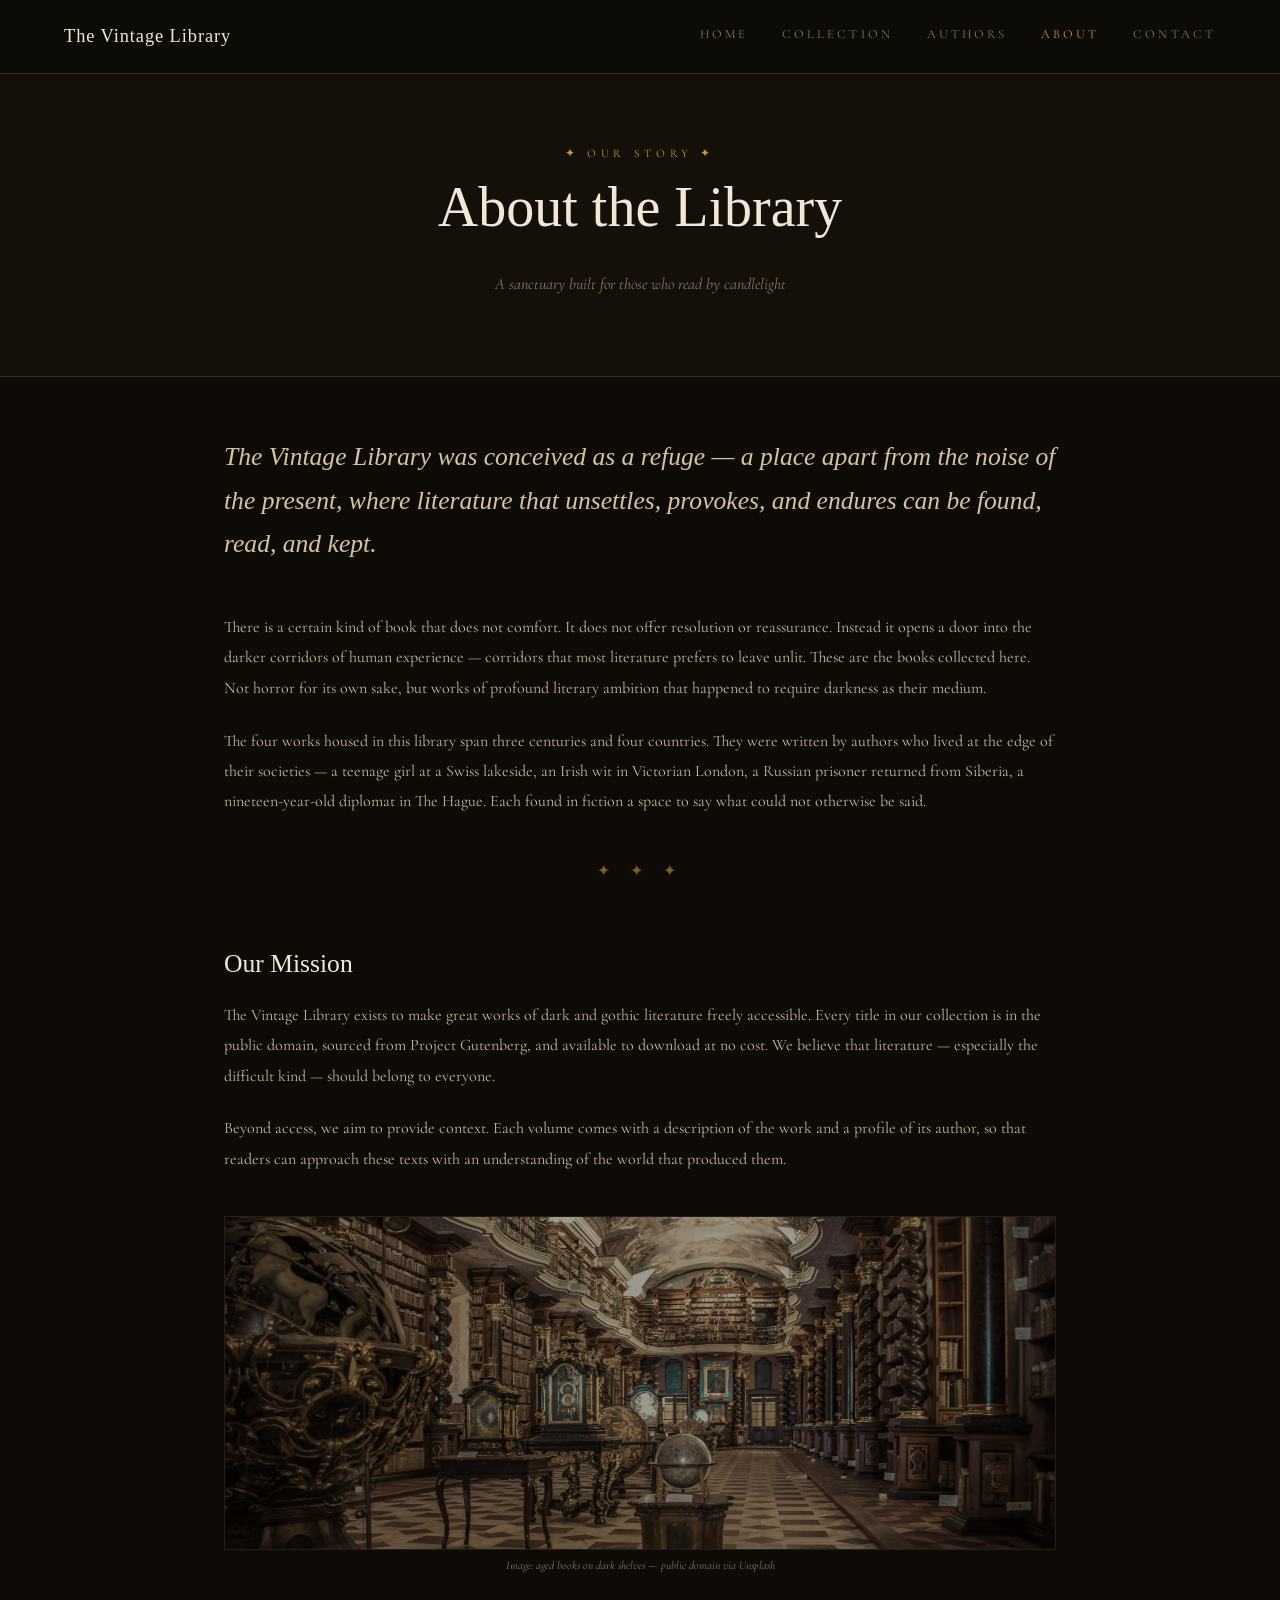
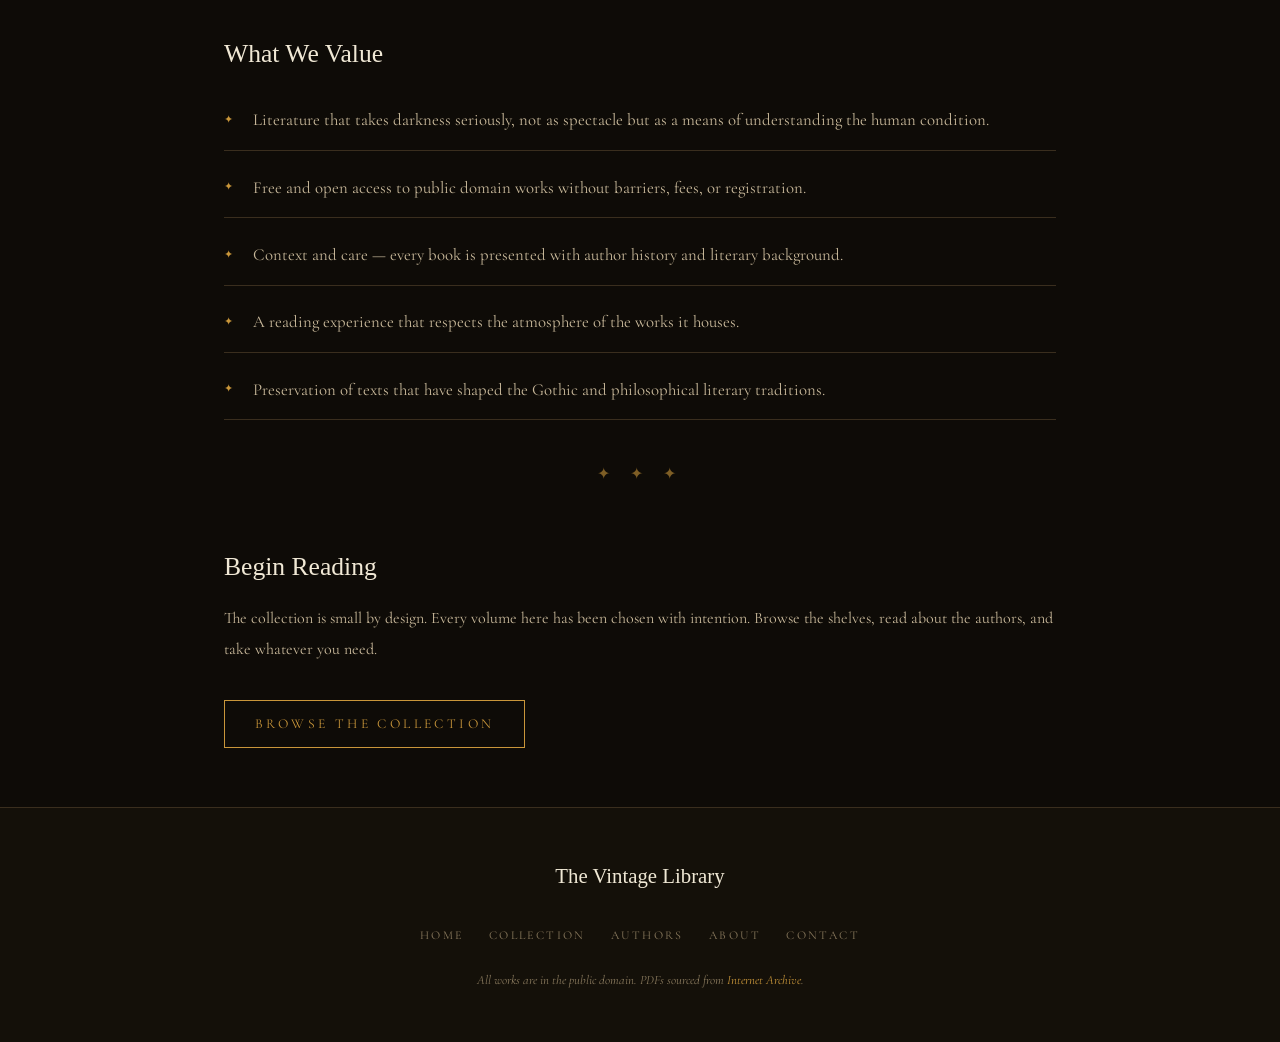
<file: about.html>
<!doctype html>
<html lang="en">
  <head>
    <meta charset="UTF-8" />
    <meta name="viewport" content="width=device-width, initial-scale=1.0" />
    <title>The Vintage Library - About</title>
    <link rel="stylesheet" type="text/css" href="css/style.css" />
    <link rel="icon" href="images/favicon.png" />

    <!-- internal CSS -->
    <style>
      .about-lead {
        font-family: "IM Fell English", Georgia, serif;
        font-size: clamp(1.2rem, 2.5vw, 1.6rem);
        color: #d4c4a0;
        font-style: italic;
        line-height: 1.7;
        margin-bottom: 1.8em;
      }

      .about-body {
        font-size: 1rem;
        line-height: 1.9;
        color: #c8b89a;
        margin-bottom: 1.4em;
      }

      .about-section-title {
        font-size: clamp(1.2rem, 2.5vw, 1.6rem);
        color: #f0e8d5;
        margin: 2.5em 0 0.8em;
      }

      .values-list {
        list-style: none;
        padding: 0;
        margin: 0 0 2em;
      }

      .values-list li {
        padding: 0.9em 0;
        border-bottom: 1px solid #3a2e1e;
        color: #c8b89a;
        display: flex;
        gap: 1.2em;
        align-items: flex-start;
      }

      .values-list li::before {
        content: "\2726";
        color: #c9963a;
        font-size: 0.7rem;
        margin-top: 0.4em;
        flex-shrink: 0;
      }

      .about-cta {
        display: inline-block;
        margin-top: 1em;
        padding: 0.8em 2.2em;
        border: 1px solid #c9963a;
        color: #c9963a;
        font-family: "Cormorant Garamond", Georgia, serif;
        font-size: 0.85rem;
        letter-spacing: 0.25em;
        text-transform: uppercase;
        text-decoration: none;
        transition:
          background 0.3s,
          color 0.3s;
      }

      .about-cta:hover {
        background-color: #c9963a;
        color: #0e0b07;
        text-decoration: none;
      }

      .about-image-block {
        margin: 2.5em 0;
      }
    </style>
  </head>
  <body>
    <header>
      <!-- navigation -->
      <nav class="main-nav">
        <a href="index.html" class="nav-logo">The Vintage Library</a>
        <ul class="nav-links">
          <li><a href="index.html" class="nav-link">Home</a></li>
          <li><a href="collection.html" class="nav-link">Collection</a></li>
          <li><a href="authors.html" class="nav-link">Authors</a></li>
          <li><a href="about.html" class="nav-link active">About</a></li>
          <li><a href="contact.html" class="nav-link">Contact</a></li>
        </ul>
      </nav>
    </header>
    <main>
      <!-- intro front -->
      <div class="page-intro">
        <p class="page-intro-label">✦ Our Story ✦</p>
        <h1 class="page-intro-title">About the Library</h1>
        <p class="page-intro-subtitle">
          A sanctuary built for those who read by candlelight
        </p>
      </div>

      <div class="content-section">
        <p class="about-lead">
          The Vintage Library was conceived as a refuge — a place apart from
          the noise of the present, where literature that unsettles, provokes, and
          endures can be found, read, and kept.
        </p>

        <p class="about-body">
          There is a certain kind of book that does not comfort. It does not offer
          resolution or reassurance. Instead it opens a door into the darker
          corridors of human experience — corridors that most literature
          prefers to leave unlit. These are the books collected here. Not horror
          for its own sake, but works of profound literary ambition that happened
          to require darkness as their medium.
        </p>

        <p class="about-body">
          The four works housed in this library span three centuries and four
          countries. They were written by authors who lived at the edge of their
          societies — a teenage girl at a Swiss lakeside, an Irish wit in
          Victorian London, a Russian prisoner returned from Siberia, a
          nineteen-year-old diplomat in The Hague. Each found in fiction a space
          to say what could not otherwise be said.
        </p>

        <div class="ornament-divider">
          ✦   ✦   ✦
        </div>

        <h2 class="about-section-title">Our Mission</h2>

        <p class="about-body">
          The Vintage Library exists to make great works of dark and gothic
          literature freely accessible. Every title in our collection is in the
          public domain, sourced from Project Gutenberg, and available to download
          at no cost. We believe that literature — especially the difficult
          kind — should belong to everyone.
        </p>

        <p class="about-body">
          Beyond access, we aim to provide context. Each volume comes with a
          description of the work and a profile of its author, so that readers can
          approach these texts with an understanding of the world that produced
          them.
        </p>

        <!-- image with in-line css -->
        <div class="about-image-block">
          <img
            src="images/about.jpg"
            alt="Aged books stacked on a dark wooden shelf in candlelight"
            style="
              width: 100%;
              filter: sepia(0.4) brightness(0.6);
              border: 1px solid #3a2e1e;
            "
          />
          <p class="image-credit">
            Image: aged books on dark shelves — public domain via Unsplash
          </p>
        </div>

        <h2 class="about-section-title">What We Value</h2>

        <ul class="values-list">
          <li>
            Literature that takes darkness seriously, not as spectacle but as a
            means of understanding the human condition.
          </li>
          <li>
            Free and open access to public domain works without barriers, fees, or
            registration.
          </li>
          <li>
            Context and care — every book is presented with author history
            and literary background.
          </li>
          <li>
            A reading experience that respects the atmosphere of the works it
            houses.
          </li>
          <li>
            Preservation of texts that have shaped the Gothic and philosophical
            literary traditions.
          </li>
        </ul>

        <div class="ornament-divider">
          ✦   ✦   ✦
        </div>

        <h2 class="about-section-title">Begin Reading</h2>

        <p class="about-body">
          The collection is small by design. Every volume here has been chosen
          with intention. Browse the shelves, read about the authors, and take
          whatever you need.
        </p>

        <a href="collection.html" class="about-cta">Browse the Collection</a>
      </div>
    </main>
    <!-- FOOTER -->
    <footer class="site-footer">
      <p class="footer-logo">The Vintage Library</p>
      <ul class="footer-nav">
        <li><a href="index.html">Home</a></li>
        <li><a href="collection.html">Collection</a></li>
        <li><a href="authors.html">Authors</a></li>
        <li><a href="about.html">About</a></li>
        <li><a href="contact.html">Contact</a></li>
      </ul>
      <p class="footer-note">
        All works are in the public domain. PDFs sourced from
        <a href="https://archive.org" target="_blank">Internet Archive</a>.
      </p>
    </footer>
  </body>
</html>
</file>
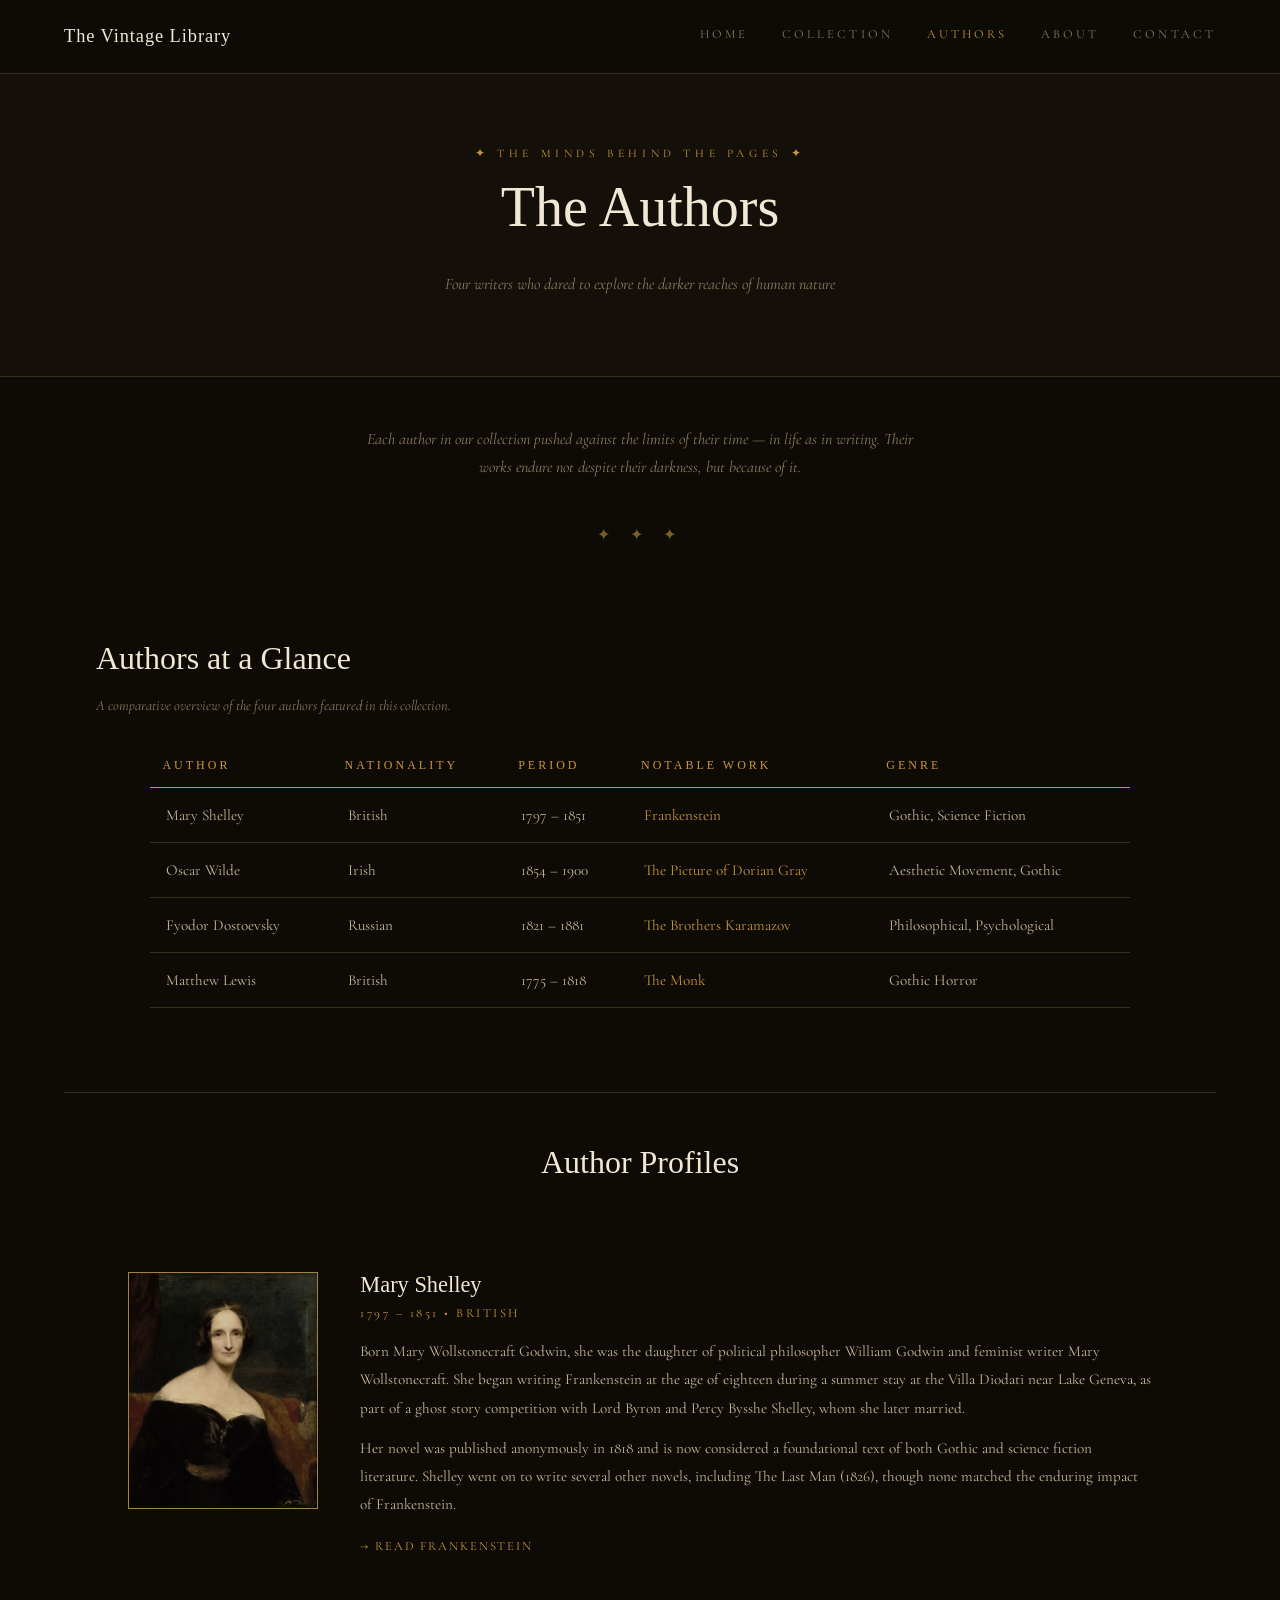
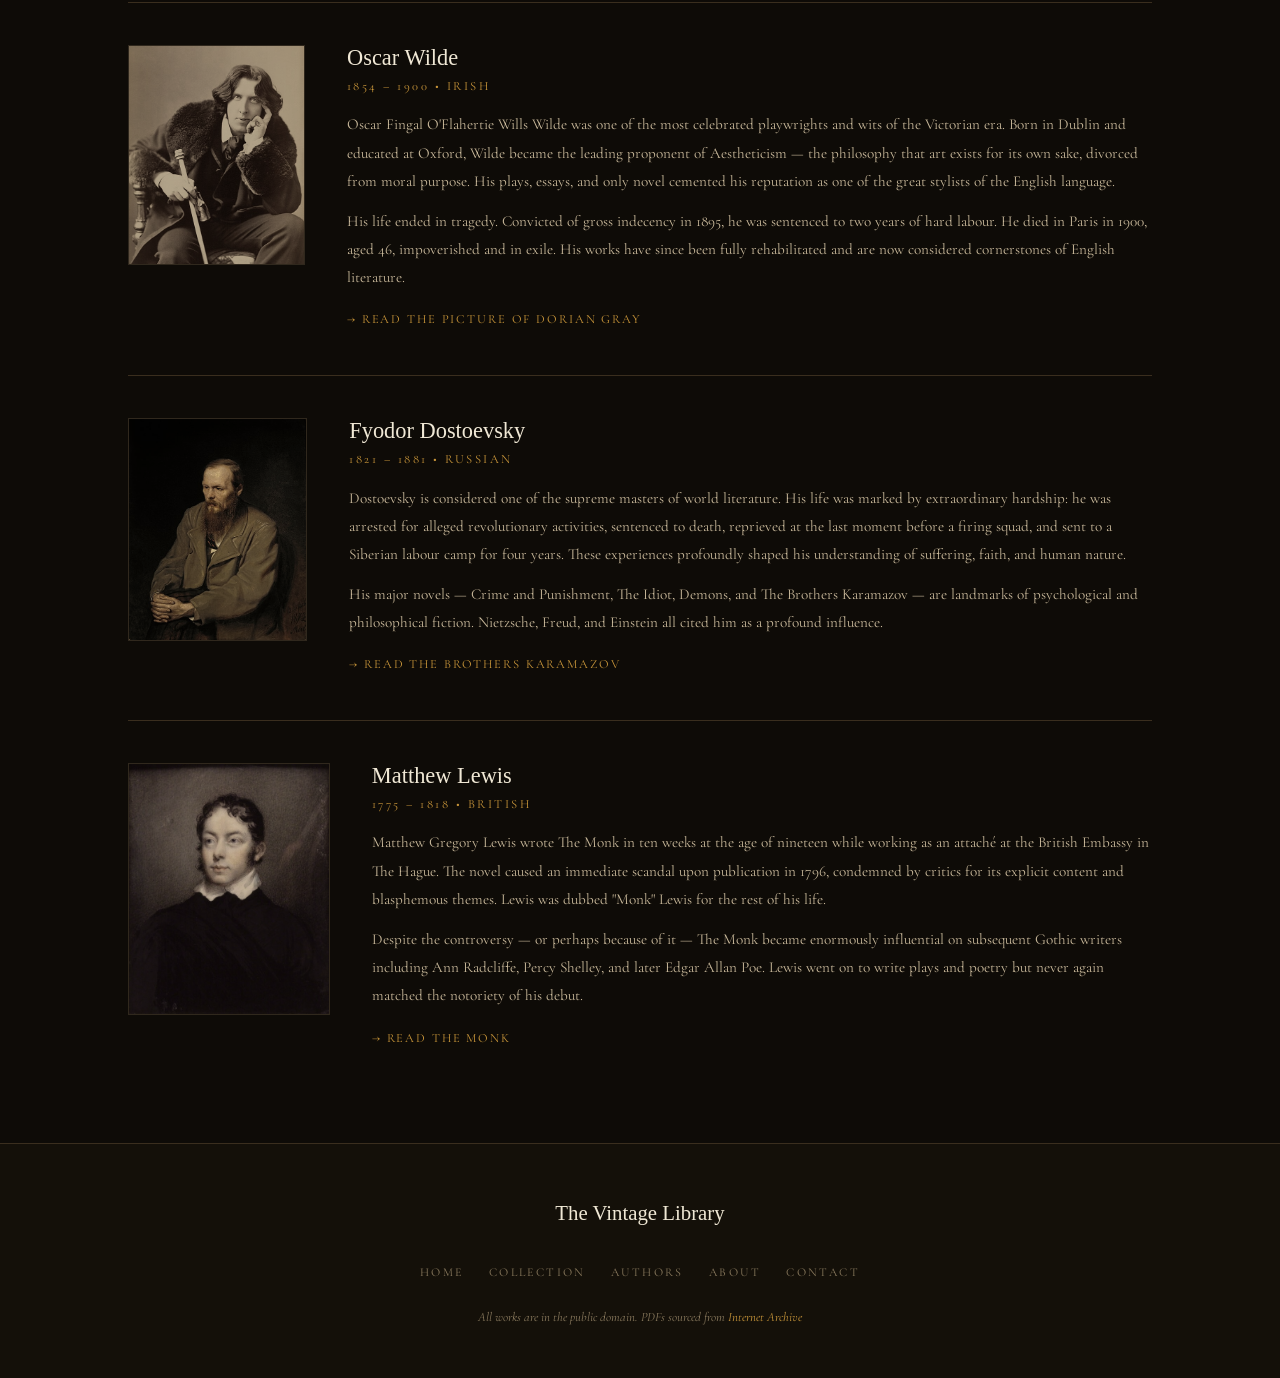
<file: authors.html>
<!doctype html>
<html lang="en">
  <head>
    <meta charset="UTF-8" />
    <meta name="viewport" content="width=device-width, initial-scale=1.0" />
    <title>The Vintage Library - Authors</title>
    <link rel="stylesheet" type="text/css" href="css/style.css" />
    <link rel="icon" href="images/favicon.png" />
    <!-- internal CSS -->
    <style>
      .authors-intro {
        max-width: 55%;
        margin: 0 auto;
        text-align: center;
        padding: 3em 5% 0;
        font-style: italic;
        color: #8a7a5e;
        font-size: 1rem;
      }

      .table-section {
        padding: 3em 5%;
        max-width: 95%;
        margin: 0 auto;
      }

      .table-section h2 {
        font-size: clamp(1.4rem, 3vw, 2rem);
        color: #f0e8d5;
        margin-bottom: 0.5em;
      }

      .table-section p {
        font-size: 0.9rem;
        color: #8a7a5e;
        font-style: italic;
        margin-bottom: 1.8em;
      }

      .author-profiles {
        padding: 3em 5%;
        max-width: 90%;
        margin: 0 auto;
        border-top: 1px solid #3a2e1e;
      }

      .author-profiles h2 {
        font-size: clamp(1.4rem, 3vw, 2rem);
        color: #f0e8d5;
        margin-bottom: 1.5em;
        text-align: center;
      }

      .author-card {
        display: flex;
        gap: 2.5em;
        align-items: flex-start;
        padding: 2.5em 0;
        border-bottom: 1px solid #3a2e1e;
      }

      .author-card:last-child {
        border-bottom: none;
      }

      .author-image {
        width: 50%;
        height: 50%;
        min-width: 8em;
        filter: sepia(0.4) brightness(0.8);
        border: 1px solid #3a2e1e;
      }

      .author-card-info h3 {
        font-size: 1.4rem;
        color: #f0e8d5;
        margin-bottom: 0.2em;
      }

      .author-card-dates {
        font-size: 0.78rem;
        letter-spacing: 0.2em;
        text-transform: uppercase;
        color: #c9963a;
        margin-bottom: 1em;
      }

      .author-card-bio {
        font-size: 0.95rem;
        line-height: 1.85;
        color: #c8b89a;
        margin-bottom: 0.8em;
      }

      .author-book-link {
        font-size: 0.78rem;
        letter-spacing: 0.15em;
        text-transform: uppercase;
        color: #c9963a;
      }

      .author-book-link:hover {
        color: #e8b96a;
      }
    </style>
  </head>
  <body>
    <header>
      <!-- NAV -->
      <nav class="main-nav">
        <a href="index.html" class="nav-logo">The Vintage Library</a>
        <ul class="nav-links">
          <li><a href="index.html" class="nav-link">Home</a></li>
          <li><a href="collection.html" class="nav-link">Collection</a></li>
          <li><a href="authors.html" class="nav-link active">Authors</a></li>
          <li><a href="about.html" class="nav-link">About</a></li>
          <li><a href="contact.html" class="nav-link">Contact</a></li>
        </ul>
      </nav>
    </header>
    <main>
      <!-- front of the page -->
      <div class="page-intro">
        <p class="page-intro-label">
          ✦ The Minds Behind The Pages ✦
        </p>
        <h1 class="page-intro-title">The Authors</h1>
        <p class="page-intro-subtitle">
          Four writers who dared to explore the darker reaches of human nature
        </p>
      </div>

      <!-- intro -->
      <p class="authors-intro">
        Each author in our collection pushed against the limits of their time
        — in life as in writing. Their works endure not despite their
        darkness, but because of it.
      </p>

      <div class="ornament-divider">✦   ✦   ✦</div>

      <!-- table -->
      <div class="table-section">
        <h2>Authors at a Glance</h2>
        <p>
          A comparative overview of the four authors featured in this collection.
        </p>

        <div class="table-wrapper">
          <table class="styled-table">
            <thead>
              <tr>
                <th scope="col">Author</th>
                <th scope="col">Nationality</th>
                <th scope="col">Period</th>
                <th scope="col">Notable Work</th>
                <th scope="col">Genre</th>
              </tr>
            </thead>
            <tbody>
              <tr>
                <td>Mary Shelley</td>
                <td>British</td>
                <td>1797 – 1851</td>
                <td><a href="book-frankenstein.html">Frankenstein</a></td>
                <td>Gothic, Science Fiction</td>
              </tr>
              <tr>
                <td>Oscar Wilde</td>
                <td>Irish</td>
                <td>1854 – 1900</td>
                <td>
                  <a href="book-dorian-gray.html">The Picture of Dorian Gray</a>
                </td>
                <td>Aesthetic Movement, Gothic</td>
              </tr>
              <tr>
                <td>Fyodor Dostoevsky</td>
                <td>Russian</td>
                <td>1821 – 1881</td>
                <td>
                  <a href="book-brothers-karamazov.html"
                    >The Brothers Karamazov</a
                  >
                </td>
                <td>Philosophical, Psychological</td>
              </tr>
              <tr>
                <td>Matthew Lewis</td>
                <td>British</td>
                <td>1775 – 1818</td>
                <td><a href="book-the-monk.html">The Monk</a></td>
                <td>Gothic Horror</td>
              </tr>
            </tbody>
          </table>
        </div>
      </div>

      <!-- AUTHOR PROFILES -->
      <div class="author-profiles">
        <h2>Author Profiles</h2>

        <!-- Mary Shelley -->
        <div class="author-card">
          <img
            src="images/mary-shelley.jpg"
            alt="Portrait of Mary Shelley, author of Frankenstein - public domain"
            class="author-image"
            style="border-color: #c9963a"
          />
          <div class="author-card-info">
            <h3>Mary Shelley</h3>
            <p class="author-card-dates">
              1797 – 1851   •   British
            </p>
            <p class="author-card-bio">
              Born Mary Wollstonecraft Godwin, she was the daughter of political
              philosopher William Godwin and feminist writer Mary Wollstonecraft.
              She began writing Frankenstein at the age of eighteen during a
              summer stay at the Villa Diodati near Lake Geneva, as part of a
              ghost story competition with Lord Byron and Percy Bysshe Shelley,
              whom she later married.
            </p>
            <p class="author-card-bio">
              Her novel was published anonymously in 1818 and is now considered a
              foundational text of both Gothic and science fiction literature.
              Shelley went on to write several other novels, including The Last
              Man (1826), though none matched the enduring impact of Frankenstein.
            </p>
            <a href="book-frankenstein.html" class="author-book-link"
              >→ Read Frankenstein</a
            >
          </div>
        </div>

        <!-- Oscar Wilde -->
        <div class="author-card">
          <img
            src="images/oscar-wilde.jpg"
            alt="Portrait of Oscar Wilde, author of The Picture of Dorian Gray - public domain"
            class="author-image"
          />
          <div class="author-card-info">
            <h3>Oscar Wilde</h3>
            <p class="author-card-dates">
              1854 – 1900   •   Irish
            </p>
            <p class="author-card-bio">
              Oscar Fingal O'Flahertie Wills Wilde was one of the most celebrated
              playwrights and wits of the Victorian era. Born in Dublin and
              educated at Oxford, Wilde became the leading proponent of
              Aestheticism — the philosophy that art exists for its own
              sake, divorced from moral purpose. His plays, essays, and only novel
              cemented his reputation as one of the great stylists of the English
              language.
            </p>
            <p class="author-card-bio">
              His life ended in tragedy. Convicted of gross indecency in 1895, he
              was sentenced to two years of hard labour. He died in Paris in 1900,
              aged 46, impoverished and in exile. His works have since been fully
              rehabilitated and are now considered cornerstones of English
              literature.
            </p>
            <a href="book-dorian-gray.html" class="author-book-link"
              >→ Read The Picture of Dorian Gray</a
            >
          </div>
        </div>

        <!-- Dostoevsky -->
        <div class="author-card">
          <img
            src="images/fyodor-dosto.jpg"
            alt="Portrait of Fyodor Dostoevsky, author of The Brothers Karamazov - public domain"
            class="author-image"
          />
          <div class="author-card-info">
            <h3>Fyodor Dostoevsky</h3>
            <p class="author-card-dates">
              1821 – 1881   •   Russian
            </p>
            <p class="author-card-bio">
              Dostoevsky is considered one of the supreme masters of world
              literature. His life was marked by extraordinary hardship: he was
              arrested for alleged revolutionary activities, sentenced to death,
              reprieved at the last moment before a firing squad, and sent to a
              Siberian labour camp for four years. These experiences profoundly
              shaped his understanding of suffering, faith, and human nature.
            </p>
            <p class="author-card-bio">
              His major novels — Crime and Punishment, The Idiot, Demons,
              and The Brothers Karamazov — are landmarks of psychological
              and philosophical fiction. Nietzsche, Freud, and Einstein all cited
              him as a profound influence.
            </p>
            <a href="book-brothers-karamazov.html" class="author-book-link"
              >→ Read The Brothers Karamazov</a
            >
          </div>
        </div>

        <!-- Matthew Lewis -->
        <div class="author-card">
          <img
            src="images/mathew-lewis.jpg"
            alt="Portrait of Matthew Lewis, author of The Monk - public domain"
            class="author-image"
          />
          <div class="author-card-info">
            <h3>Matthew Lewis</h3>
            <p class="author-card-dates">
              1775 – 1818   •   British
            </p>
            <p class="author-card-bio">
              Matthew Gregory Lewis wrote The Monk in ten weeks at the age of
              nineteen while working as an attaché at the British Embassy
              in The Hague. The novel caused an immediate scandal upon publication
              in 1796, condemned by critics for its explicit content and
              blasphemous themes. Lewis was dubbed "Monk" Lewis for
              the rest of his life.
            </p>
            <p class="author-card-bio">
              Despite the controversy — or perhaps because of it — The
              Monk became enormously influential on subsequent Gothic writers
              including Ann Radcliffe, Percy Shelley, and later Edgar Allan Poe.
              Lewis went on to write plays and poetry but never again matched the
              notoriety of his debut.
            </p>
            <a href="book-the-monk.html" class="author-book-link"
              >→ Read The Monk</a
            >
          </div>
        </div>
      </div>
    </main>
    <!-- footer -->
    <footer class="site-footer">
      <p class="footer-logo">The Vintage Library</p>
      <ul class="footer-nav">
        <li><a href="index.html">Home</a></li>
        <li><a href="collection.html">Collection</a></li>
        <li><a href="authors.html">Authors</a></li>
        <li><a href="about.html">About</a></li>
        <li><a href="contact.html">Contact</a></li>
      </ul>
      <p class="footer-note">
        All works are in the public domain. PDFs sourced from
        <a href="https://archive.org" target="_blank">Internet Archive</a>
      </p>
    </footer>
  </body>
</html>
</file>
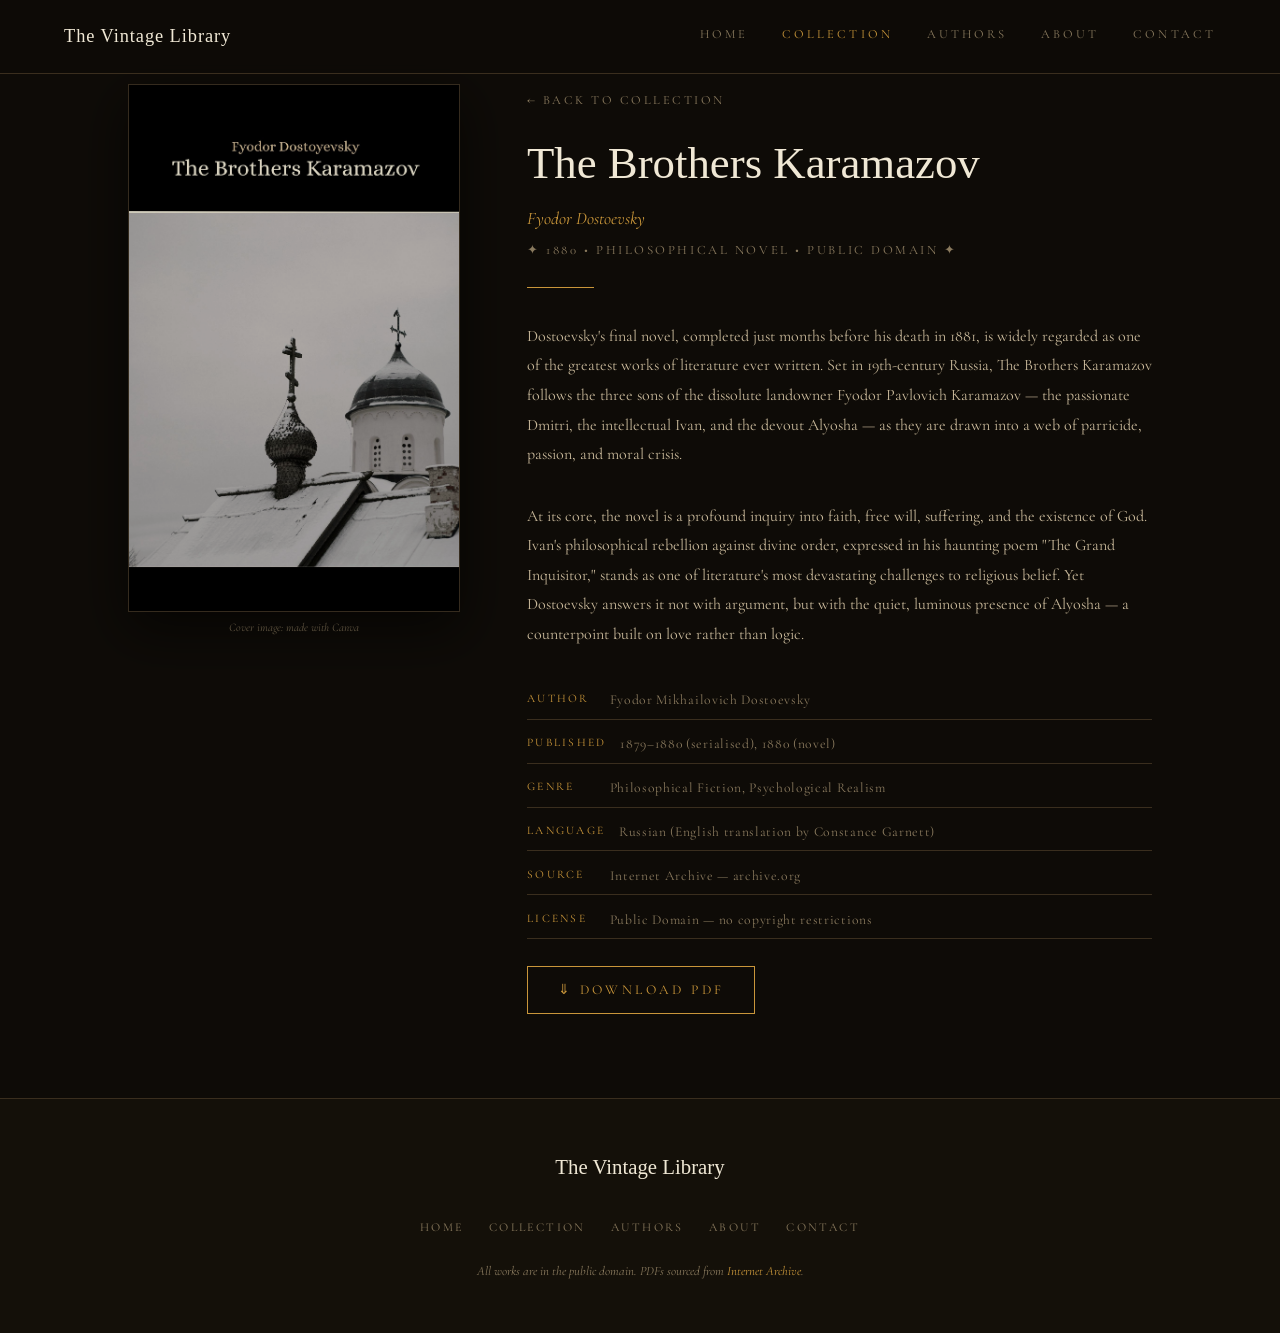
<file: book-brothers-karamazov.html>
<!doctype html>
<html lang="en">
  <head>
    <meta charset="UTF-8" />
    <meta name="viewport" content="width=device-width, initial-scale=1.0" />
    <title>
      The Vintage Library - The Brothers Karamazov — Fyodor Dostoevsky
    </title>
    <link rel="stylesheet" type="text/css" href="css/style.css" />
    <link rel="icon" href="images/favicon.png" />
    <!-- INTERNAL CSS -->
    <style>
      .book-meta-list {
        list-style: none;
        padding: 0;
        margin: 0 0 2em;
        font-size: 0.85rem;
        letter-spacing: 0.05em;
      }

      .book-meta-list li {
        padding: 0.5em 0;
        border-bottom: 1px solid #3a2e1e;
        color: #8a7a5e;
        display: flex;
        gap: 1em;
      }

      .book-meta-list li span:first-child {
        text-transform: uppercase;
        letter-spacing: 0.2em;
        font-size: 0.72rem;
        color: #c9963a;
        min-width: 6em;
      }

      .back-link {
        display: inline-block;
        font-size: 0.78rem;
        letter-spacing: 0.2em;
        text-transform: uppercase;
        color: #8a7a5e;
        text-decoration: none;
        margin-bottom: 2em;
      }

      .back-link:hover {
        color: #c9963a;
        text-decoration: none;
      }

      .back-link::before {
        content: "\2190  ";
      }
    </style>
  </head>
  <body>
    <header>
      <!-- NAV -->
      <nav class="main-nav">
        <a href="index.html" class="nav-logo">The Vintage Library</a>
        <ul class="nav-links">
          <li><a href="index.html" class="nav-link">Home</a></li>
          <li>
            <a href="collection.html" class="nav-link active">Collection</a>
          </li>
          <li><a href="authors.html" class="nav-link">Authors</a></li>
          <li><a href="about.html" class="nav-link">About</a></li>
          <li><a href="contact.html" class="nav-link">Contact</a></li>
        </ul>
      </nav>
    </header>
    <main>
      <!-- BOOK DETAIL -->
      <div class="book-detail">
        <div>
          <img
            src="images/brothers-karamazov.jpg"
            alt="The Brothers Karamazov book cover - Fyodor Dostoevsky, 1880"
            class="book-detail-cover"
            style="box-shadow: 0 1em 3em rgba(0, 0, 0, 0.6)"
          />
          <p class="image-credit">Cover image: made with Canva</p>
        </div>

        <div class="book-detail-info">
          <a href="collection.html" class="back-link">Back to Collection</a>

          <h1 class="book-detail-title">The Brothers Karamazov</h1>
          <p class="book-detail-author">Fyodor Dostoevsky</p>
          <p class="book-detail-year">
            ✦ 1880  •  Philosophical Novel
             •  Public Domain ✦
          </p>

          <div class="book-divider"></div>

          <p class="book-detail-description">
            Dostoevsky's final novel, completed just months before his death in
            1881, is widely regarded as one of the greatest works of literature
            ever written. Set in 19th-century Russia, The Brothers Karamazov
            follows the three sons of the dissolute landowner Fyodor Pavlovich
            Karamazov — the passionate Dmitri, the intellectual Ivan, and the
            devout Alyosha — as they are drawn into a web of parricide, passion,
            and moral crisis.
          </p>

          <p class="book-detail-description">
            At its core, the novel is a profound inquiry into faith, free will,
            suffering, and the existence of God. Ivan's philosophical rebellion
            against divine order, expressed in his haunting poem "The Grand
            Inquisitor," stands as one of literature's most devastating challenges
            to religious belief. Yet Dostoevsky answers it not with argument, but
            with the quiet, luminous presence of Alyosha — a counterpoint built on
            love rather than logic.
          </p>

          <ul class="book-meta-list">
            <li>
              <span>Author</span><span>Fyodor Mikhailovich Dostoevsky</span>
            </li>
            <li>
              <span>Published</span
              ><span>1879–1880 (serialised), 1880 (novel)</span>
            </li>
            <li>
              <span>Genre</span
              ><span>Philosophical Fiction, Psychological Realism</span>
            </li>
            <li>
              <span>Language</span
              ><span>Russian (English translation by Constance Garnett)</span>
            </li>
            <li>
              <span>Source</span><span>Internet Archive — archive.org</span>
            </li>
            <li>
              <span>License</span
              ><span>Public Domain — no copyright restrictions</span>
            </li>
          </ul>

          <a
            href="pdfs/brothers-karamazov.pdf"
            download="The_Brothers_Karamazov_Dostoevsky.pdf"
            class="download-btn"
          >
            ⇓ Download PDF
          </a>
        </div>
      </div>
    </main>
    <!-- FOOTER -->
    <footer class="site-footer">
      <p class="footer-logo">The Vintage Library</p>
      <ul class="footer-nav">
        <li><a href="index.html">Home</a></li>
        <li><a href="collection.html">Collection</a></li>
        <li><a href="authors.html">Authors</a></li>
        <li><a href="about.html">About</a></li>
        <li><a href="contact.html">Contact</a></li>
      </ul>
      <p class="footer-note">
        All works are in the public domain. PDFs sourced from
        <a href="https://archive.org" target="_blank">Internet Archive</a>.
      </p>
    </footer>
  </body>
</html>
</file>
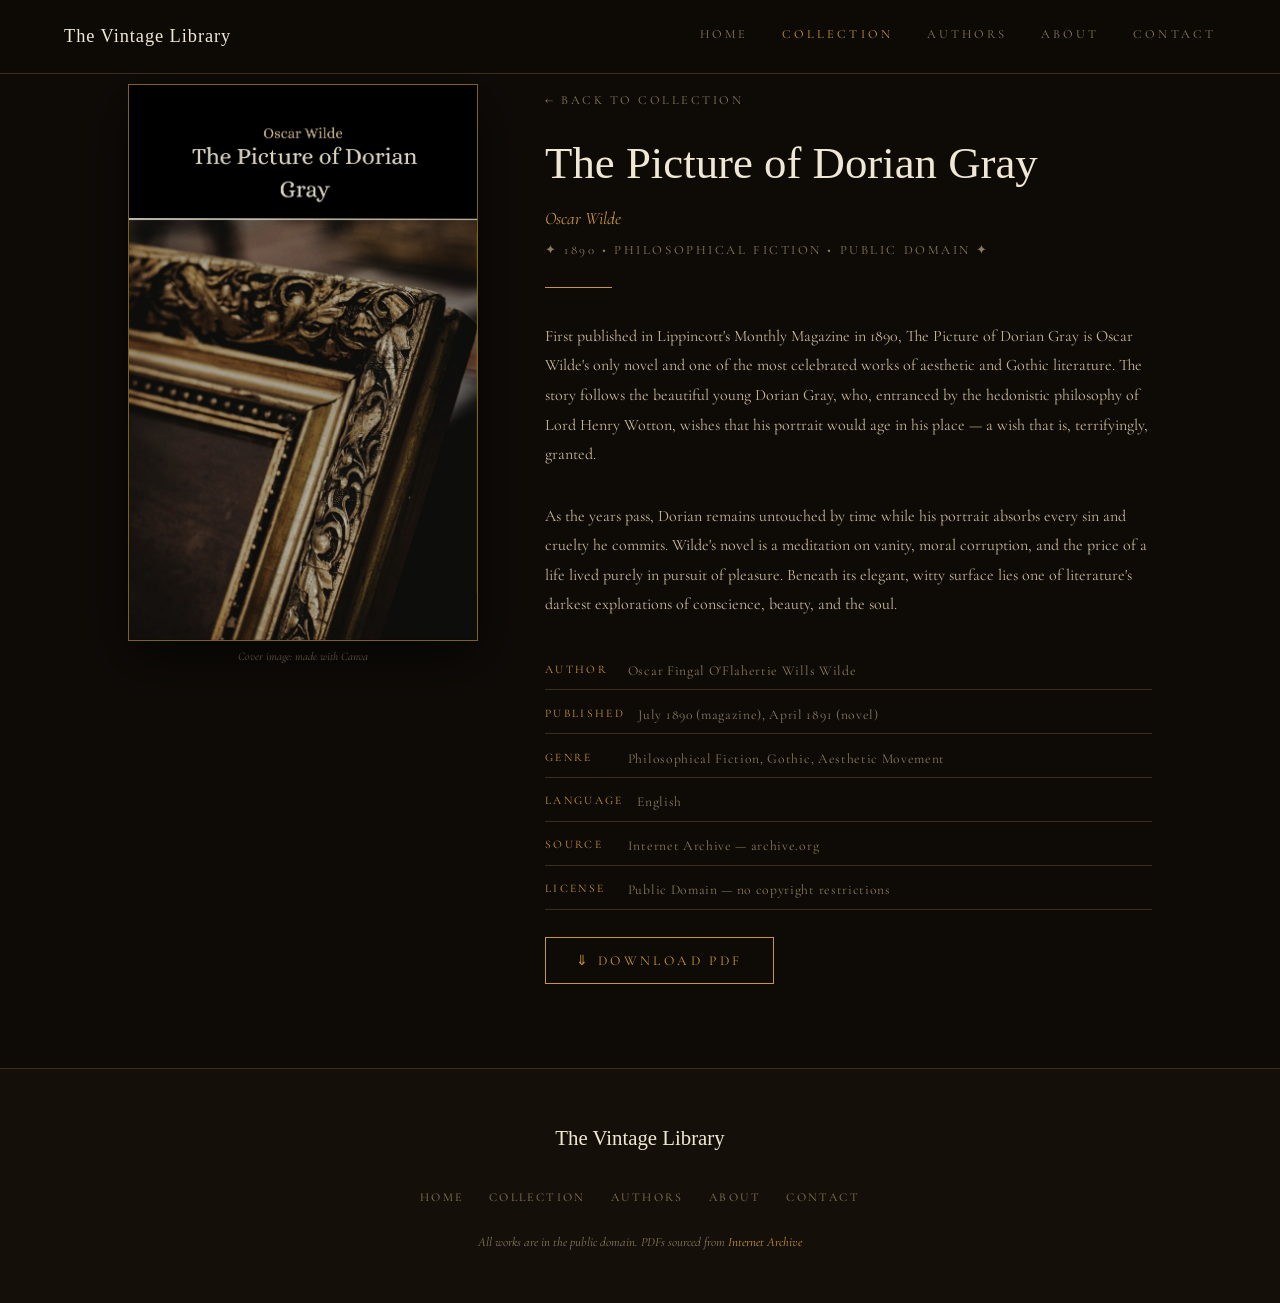
<file: book-dorian-gray.html>
<!doctype html>
<html lang="en">
  <head>
    <meta charset="UTF-8" />
    <meta name="viewport" content="width=\, initial-scale=1.0" />
    <title>
      The Vintage Library - The Picture of Dorian Gray — Oscar W
    </title>
    <link rel="stylesheet" type="text/css" href="css/style.css" />
    <link rel="icon" href="images/favicon.png" />
    <!-- INTERNAL CSS -->
    <style>
      .book-meta-list {
        list-style: none;
        padding: 0;
        margin: 0 0 2em;
        font-size: 0.85rem;
        letter-spacing: 0.05em;
      }

      .book-meta-list li {
        padding: 0.5em 0;
        border-bottom: 1px solid #3a2e1e;
        color: #8a7a5e;
        display: flex;
        gap: 1em;
      }

      .book-meta-list li span:first-child {
        text-transform: uppercase;
        letter-spacing: 0.2em;
        font-size: 0.72rem;
        color: #c9963a;
        min-width: 6em;
      }

      .back-link {
        display: inline-block;
        font-size: 0.78rem;
        letter-spacing: 0.2em;
        text-transform: uppercase;
        color: #8a7a5e;
        text-decoration: none;
        margin-bottom: 2em;
      }

      .back-link:hover {
        color: #c9963a;
        text-decoration: none;
      }

      .back-link::before {
        content: "\2190  ";
      }
    </style>
  </head>
  <body>
    <header>
      <!-- NAV -->
      <nav class="main-nav">
        <a href="index.html" class="nav-logo">The Vintage Library</a>
        <ul class="nav-links">
          <li><a href="index.html" class="nav-link">Home</a></li>
          <li>
            <a href="collection.html" class="nav-link active">Collection</a>
          </li>
          <li><a href="authors.html" class="nav-link">Authors</a></li>
          <li><a href="about.html" class="nav-link">About</a></li>
          <li><a href="contact.html" class="nav-link">Contact</a></li>
        </ul>
      </nav>
    </header>
    <main>
      <!-- BOOK DETAIL -->
      <div class="book-detail">
        <div>
          <img
            src="images/dorian-gray.jpg"
            alt="The Picture of Dorian Gray book cover - Oscar Wilde, 1890"
            class="book-detail-cover"
            style="
              box-shadow: 0 1em 3em rgba(0, 0, 0, 0.6);
              border-color: #8b6914;
            "
          />
          <p class="image-credit">Cover image: made with Canva</p>
        </div>

        <div class="book-detail-info">
          <a href="collection.html" class="back-link">Back to Collection</a>

          <h1 class="book-detail-title">The Picture of Dorian Gray</h1>
          <p class="book-detail-author">Oscar Wilde</p>
          <p class="book-detail-year">
            ✦ 1890  •  Philosophical Fiction
             •  Public Domain ✦
          </p>

          <div class="book-divider"></div>

          <p class="book-detail-description">
            First published in Lippincott's Monthly Magazine in 1890, The Picture
            of Dorian Gray is Oscar Wilde's only novel and one of the most
            celebrated works of aesthetic and Gothic literature. The story follows
            the beautiful young Dorian Gray, who, entranced by the hedonistic
            philosophy of Lord Henry Wotton, wishes that his portrait would age in
            his place — a wish that is, terrifyingly, granted.
          </p>

          <p class="book-detail-description">
            As the years pass, Dorian remains untouched by time while his portrait
            absorbs every sin and cruelty he commits. Wilde's novel is a
            meditation on vanity, moral corruption, and the price of a life lived
            purely in pursuit of pleasure. Beneath its elegant, witty surface lies
            one of literature's darkest explorations of conscience, beauty, and
            the soul.
          </p>

          <ul class="book-meta-list">
            <li>
              <span>Author</span><span>Oscar Fingal O'Flahertie Wills Wilde</span>
            </li>
            <li>
              <span>Published</span
              ><span>July 1890 (magazine), April 1891 (novel)</span>
            </li>
            <li>
              <span>Genre</span
              ><span>Philosophical Fiction, Gothic, Aesthetic Movement</span>
            </li>
            <li><span>Language</span><span>English</span></li>
            <li>
              <span>Source</span><span>Internet Archive — archive.org</span>
            </li>
            <li>
              <span>License</span
              ><span>Public Domain — no copyright restrictions</span>
            </li>
          </ul>

          <a
            href="pdfs/dorian-gray.pdf"
            download="The_Picture_of_Dorian_Gray_Oscar_Wilde.pdf"
            class="download-btn"
          >
            ⇓ Download PDF
          </a>
        </div>
      </div>
    </main>
    <!-- FOOTER -->
    <footer class="site-footer">
      <p class="footer-logo">The Vintage Library</p>
      <ul class="footer-nav">
        <li><a href="index.html">Home</a></li>
        <li><a href="collection.html">Collection</a></li>
        <li><a href="authors.html">Authors</a></li>
        <li><a href="about.html">About</a></li>
        <li><a href="contact.html">Contact</a></li>
      </ul>
      <p class="footer-note">
        All works are in the public domain. PDFs sourced from
        <a href="https://archive.org" target="_blank">Internet Archive</a>
      </p>
    </footer>
  </body>
</html>
</file>
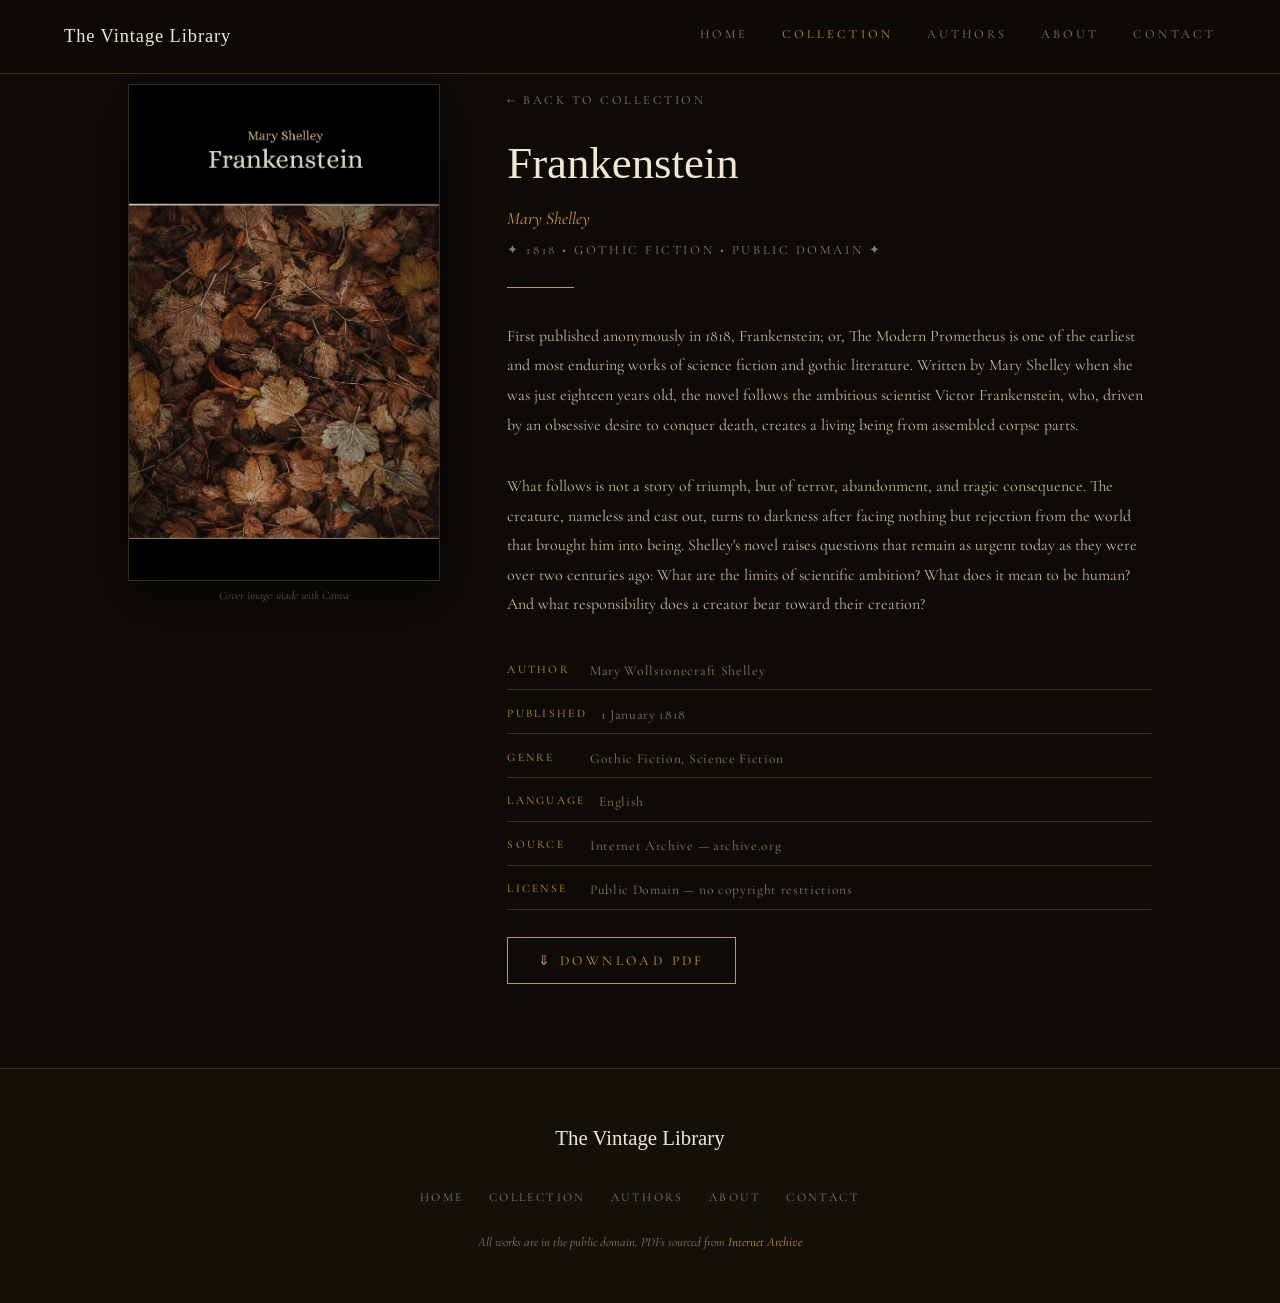
<file: book-frankenstein.html>
<!doctype html>
<html lang="en">
  <head>
    <meta charset="UTF-8" />
    <meta name="viewport" content="width=device-width, initial-scale=1.0" />
    <title>The Vintage Library - Frankenstein — Mary Shelley</title>
    <link rel="stylesheet" type="text/css" href="css/style.css" />
    <link rel="icon" href="images/favicon.png" />
    <style>
      .book-meta-list {
        list-style: none;
        padding: 0;
        margin: 0 0 2em;
        font-size: 0.85rem;
        letter-spacing: 0.05em;
      }

      .book-meta-list li {
        padding: 0.5em 0;
        border-bottom: 1px solid #3a2e1e;
        color: #8a7a5e;
        display: flex;
        gap: 1em;
      }

      .book-meta-list li span:first-child {
        text-transform: uppercase;
        letter-spacing: 0.2em;
        font-size: 0.72rem;
        color: #c9963a;
        min-width: 6em;
      }

      .back-link {
        display: inline-block;
        font-size: 0.78rem;
        letter-spacing: 0.2em;
        text-transform: uppercase;
        color: #8a7a5e;
        text-decoration: none;
        margin-bottom: 2em;
      }

      .back-link:hover {
        color: #c9963a;
        text-decoration: none;
      }

      .back-link::before {
        content: "\2190  ";
      }
    </style>
  </head>
  <body>
    <header>
      <!-- NAV -->
      <nav class="main-nav">
        <a href="index.html" class="nav-logo">The Vintage Library</a>
        <ul class="nav-links">
          <li><a href="index.html" class="nav-link">Home</a></li>
          <li>
            <a href="collection.html" class="nav-link active">Collection</a>
          </li>
          <li><a href="authors.html" class="nav-link">Authors</a></li>
          <li><a href="about.html" class="nav-link">About</a></li>
          <li><a href="contact.html" class="nav-link">Contact</a></li>
        </ul>
      </nav>
    </header>
    <main>
      <!-- BOOK DETAIL -->
      <div class="book-detail">
        <div>
          <!-- INLINE CSS on image -->
          <img
            src="images/frankenstein.jpg"
            alt="Frankenstein book cover - Mary Shelley, 1818"
            class="book-detail-cover"
            style="box-shadow: 0 1em 3em rgba(0, 0, 0, 0.6)"
          />
          <p class="image-credit">Cover image: made with Canva</p>
        </div>

        <div class="book-detail-info">
          <a href="collection.html" class="back-link">Back to Collection</a>

          <h1 class="book-detail-title">Frankenstein</h1>
          <p class="book-detail-author">Mary Shelley</p>
          <p class="book-detail-year">
            ✦ 1818  •  Gothic Fiction  •
            Public Domain ✦
          </p>

          <div class="book-divider"></div>

          <p class="book-detail-description">
            First published anonymously in 1818, Frankenstein; or, The Modern
            Prometheus is one of the earliest and most enduring works of science
            fiction and gothic literature. Written by Mary Shelley when she was
            just eighteen years old, the novel follows the ambitious scientist
            Victor Frankenstein, who, driven by an obsessive desire to conquer
            death, creates a living being from assembled corpse parts.
          </p>

          <p class="book-detail-description">
            What follows is not a story of triumph, but of terror, abandonment,
            and tragic consequence. The creature, nameless and cast out, turns to
            darkness after facing nothing but rejection from the world that
            brought him into being. Shelley's novel raises questions that remain
            as urgent today as they were over two centuries ago: What are the
            limits of scientific ambition? What does it mean to be human? And what
            responsibility does a creator bear toward their creation?
          </p>

          <!-- Book metadata list -->
          <ul class="book-meta-list">
            <li><span>Author</span><span>Mary Wollstonecraft Shelley</span></li>
            <li><span>Published</span><span>1 January 1818</span></li>
            <li>
              <span>Genre</span><span>Gothic Fiction, Science Fiction</span>
            </li>
            <li><span>Language</span><span>English</span></li>
            <li>
              <span>Source</span><span>Internet Archive — archive.org</span>
            </li>
            <li>
              <span>License</span
              ><span>Public Domain — no copyright restrictions</span>
            </li>
          </ul>

          <a
            href="pdfs/frankenstein.pdf"
            download="Frankenstein_Mary_Shelley.pdf"
            class="download-btn"
          >
            ⇓ Download PDF
          </a>
        </div>
      </div>
    </main>
    <!-- FOOTER -->
    <footer class="site-footer">
      <p class="footer-logo">The Vintage Library</p>
      <ul class="footer-nav">
        <li><a href="index.html">Home</a></li>
        <li><a href="collection.html">Collection</a></li>
        <li><a href="authors.html">Authors</a></li>
        <li><a href="about.html">About</a></li>
        <li><a href="contact.html">Contact</a></li>
      </ul>
      <p class="footer-note">
        All works are in the public domain. PDFs sourced from
        <a href="https://archive.org" target="_blank">Internet Archive</a>
      </p>
    </footer>
  </body>
</html>
</file>
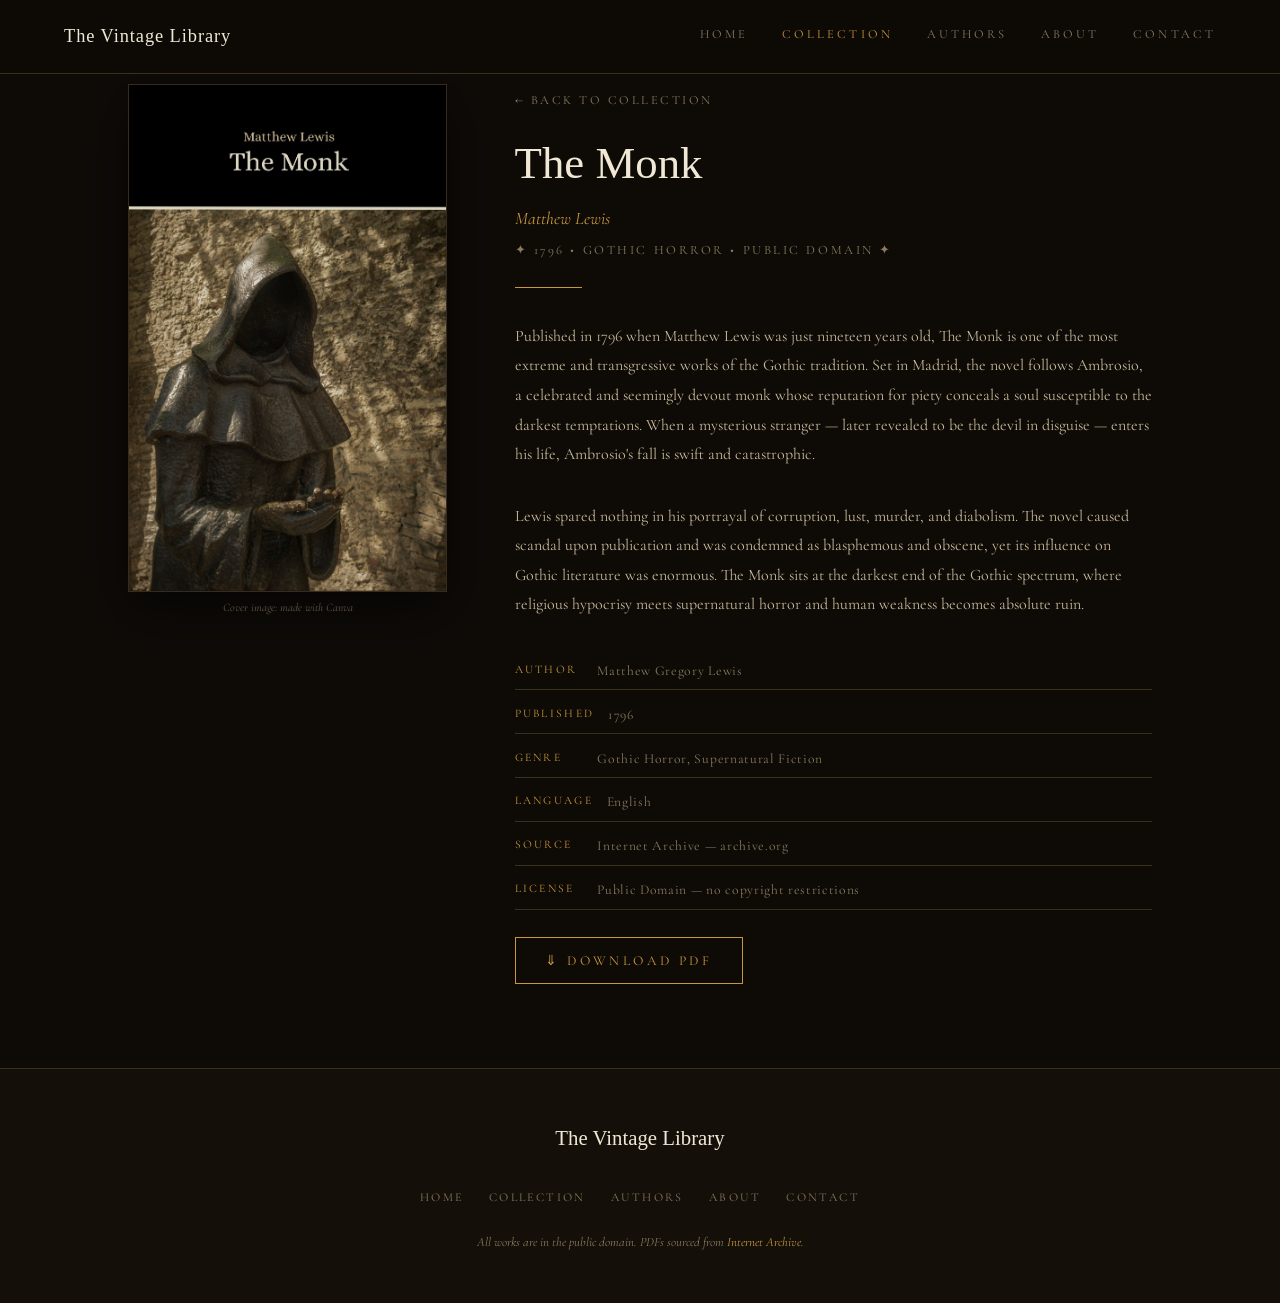
<file: book-the-monk.html>
<!doctype html>
<html lang="en">
  <head>
    <meta charset="UTF-8" />
    <meta name="viewport" content="width=device-width, initial-scale=1.0" />
    <title>The Vintage Library - The Monk — Matthew Lewis</title>
    <link rel="stylesheet" type="text/css" href="css/style.css" />
    <link rel="icon" href="images/favicon.png" />
    <!-- INTERNAL CSS -->
    <style>
      .book-meta-list {
        list-style: none;
        padding: 0;
        margin: 0 0 2em;
        font-size: 0.85rem;
        letter-spacing: 0.05em;
      }

      .book-meta-list li {
        padding: 0.5em 0;
        border-bottom: 1px solid #3a2e1e;
        color: #8a7a5e;
        display: flex;
        gap: 1em;
      }

      .book-meta-list li span:first-child {
        text-transform: uppercase;
        letter-spacing: 0.2em;
        font-size: 0.72rem;
        color: #c9963a;
        min-width: 6em;
      }

      .back-link {
        display: inline-block;
        font-size: 0.78rem;
        letter-spacing: 0.2em;
        text-transform: uppercase;
        color: #8a7a5e;
        text-decoration: none;
        margin-bottom: 2em;
      }

      .back-link:hover {
        color: #c9963a;
        text-decoration: none;
      }

      .back-link::before {
        content: "\2190  ";
      }
    </style>
  </head>
  <body>
    <header>
      <!-- NAV -->
      <nav class="main-nav">
        <a href="index.html" class="nav-logo">The Vintage Library</a>
        <ul class="nav-links">
          <li><a href="index.html" class="nav-link">Home</a></li>
          <li>
            <a href="collection.html" class="nav-link active">Collection</a>
          </li>
          <li><a href="authors.html" class="nav-link">Authors</a></li>
          <li><a href="about.html" class="nav-link">About</a></li>
          <li><a href="contact.html" class="nav-link">Contact</a></li>
        </ul>
      </nav>
    </header>
    <main>
      <!-- BOOK DETAIL -->
      <div class="book-detail">
        <div>
          <img
            src="images/the-monk.jpg"
            alt="The Monk book cover illustration - Matthew Lewis, 1796"
            class="book-detail-cover"
            style="box-shadow: 0 1em 3em rgba(0, 0, 0, 0.6)"
          />
          <p class="image-credit">Cover image: made with Canva</p>
        </div>

        <div class="book-detail-info">
          <a href="collection.html" class="back-link">Back to Collection</a>

          <h1 class="book-detail-title">The Monk</h1>
          <p class="book-detail-author">Matthew Lewis</p>
          <p class="book-detail-year">
            ✦ 1796  •  Gothic Horror  •
            Public Domain ✦
          </p>

          <div class="book-divider"></div>

          <p class="book-detail-description">
            Published in 1796 when Matthew Lewis was just nineteen years old, The
            Monk is one of the most extreme and transgressive works of the Gothic
            tradition. Set in Madrid, the novel follows Ambrosio, a celebrated and
            seemingly devout monk whose reputation for piety conceals a soul
            susceptible to the darkest temptations. When a mysterious stranger —
            later revealed to be the devil in disguise — enters his life,
            Ambrosio's fall is swift and catastrophic.
          </p>

          <p class="book-detail-description">
            Lewis spared nothing in his portrayal of corruption, lust, murder, and
            diabolism. The novel caused scandal upon publication and was condemned
            as blasphemous and obscene, yet its influence on Gothic literature was
            enormous. The Monk sits at the darkest end of the Gothic spectrum,
            where religious hypocrisy meets supernatural horror and human weakness
            becomes absolute ruin.
          </p>

          <ul class="book-meta-list">
            <li><span>Author</span><span>Matthew Gregory Lewis</span></li>
            <li><span>Published</span><span>1796</span></li>
            <li>
              <span>Genre</span><span>Gothic Horror, Supernatural Fiction</span>
            </li>
            <li><span>Language</span><span>English</span></li>
            <li>
              <span>Source</span><span>Internet Archive — archive.org</span>
            </li>
            <li>
              <span>License</span
              ><span>Public Domain — no copyright restrictions</span>
            </li>
          </ul>

          <a
            href="pdfs/the-monk.pdf"
            download="The_Monk_Matthew_Lewis.pdf"
            class="download-btn"
          >
            ⇓ Download PDF
          </a>
        </div>
      </div>
    </main>
    <!-- FOOTER -->
    <footer class="site-footer">
      <p class="footer-logo">The Vintage Library</p>
      <ul class="footer-nav">
        <li><a href="index.html">Home</a></li>
        <li><a href="collection.html">Collection</a></li>
        <li><a href="authors.html">Authors</a></li>
        <li><a href="about.html">About</a></li>
        <li><a href="contact.html">Contact</a></li>
      </ul>
      <p class="footer-note">
        All works are in the public domain. PDFs sourced from
        <a href="https://archive.org" target="_blank">Internet Archive</a>.
      </p>
    </footer>
  </body>
</html>
</file>
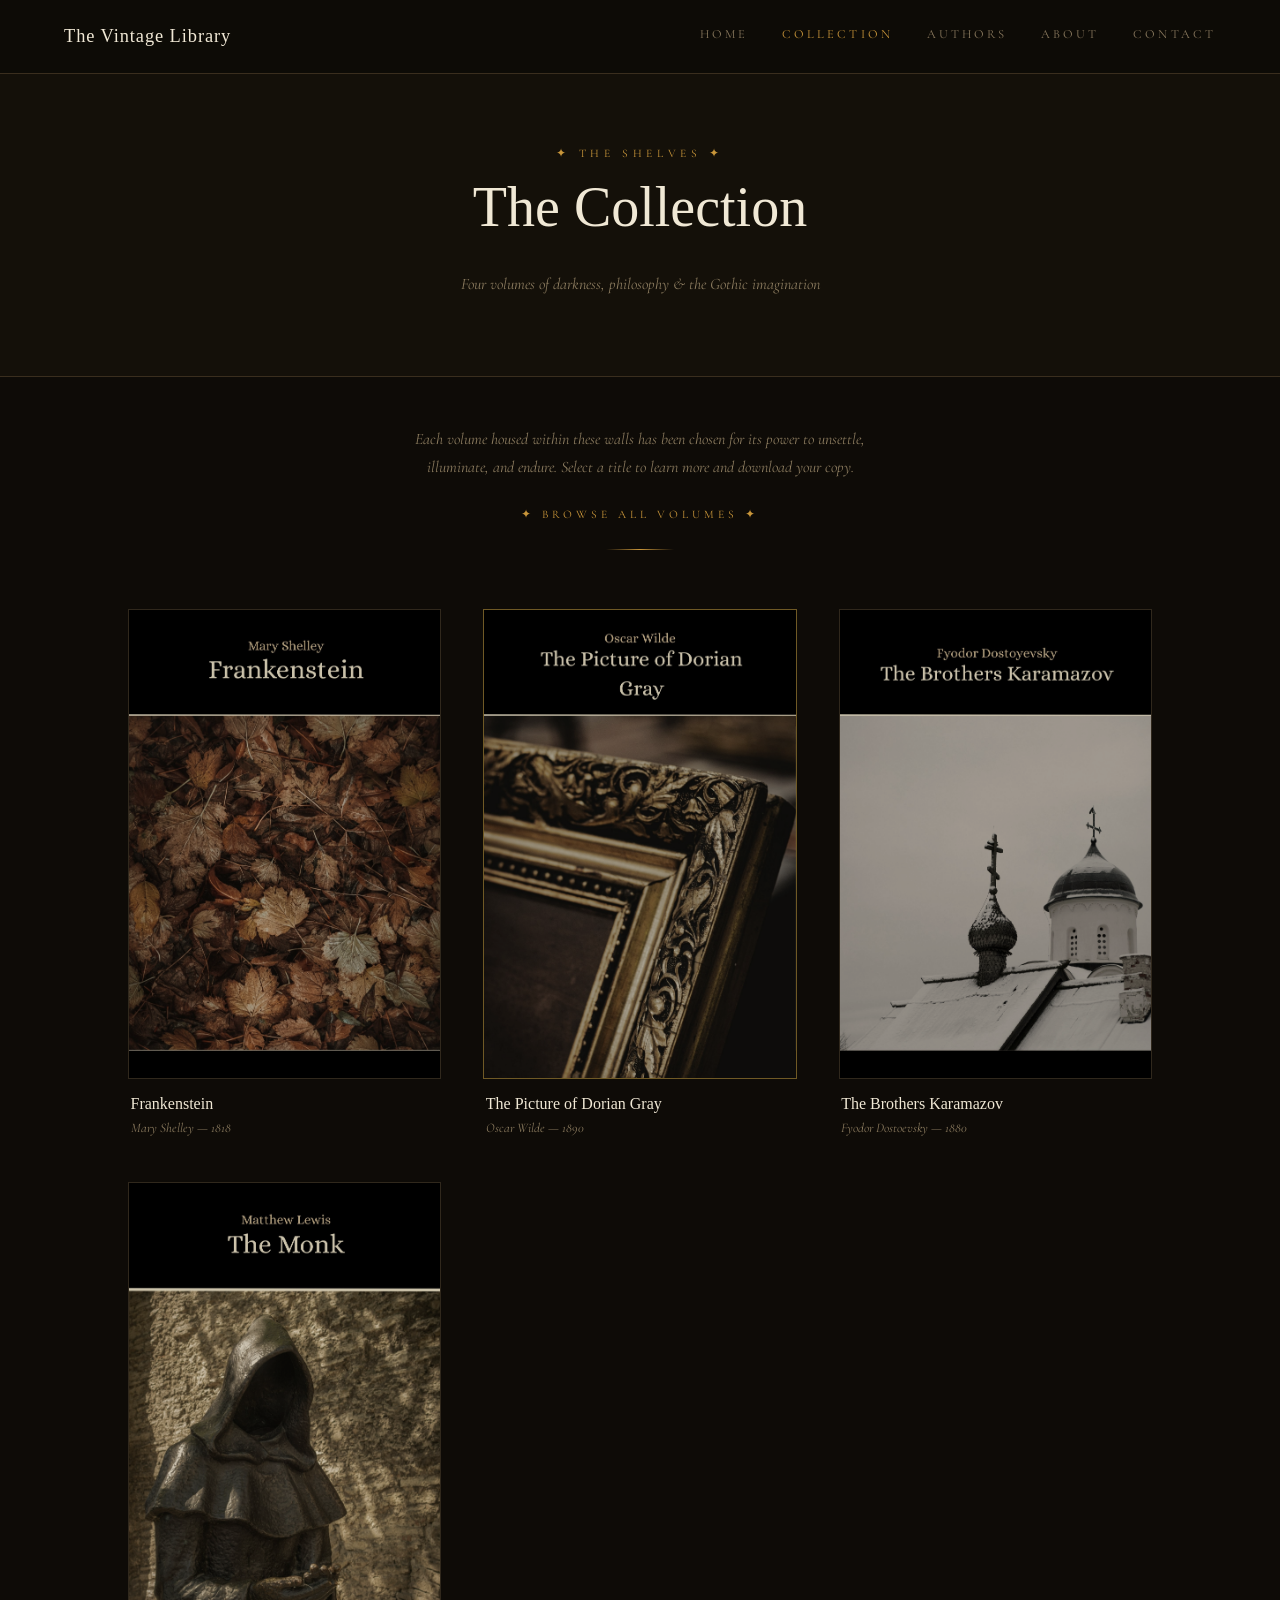
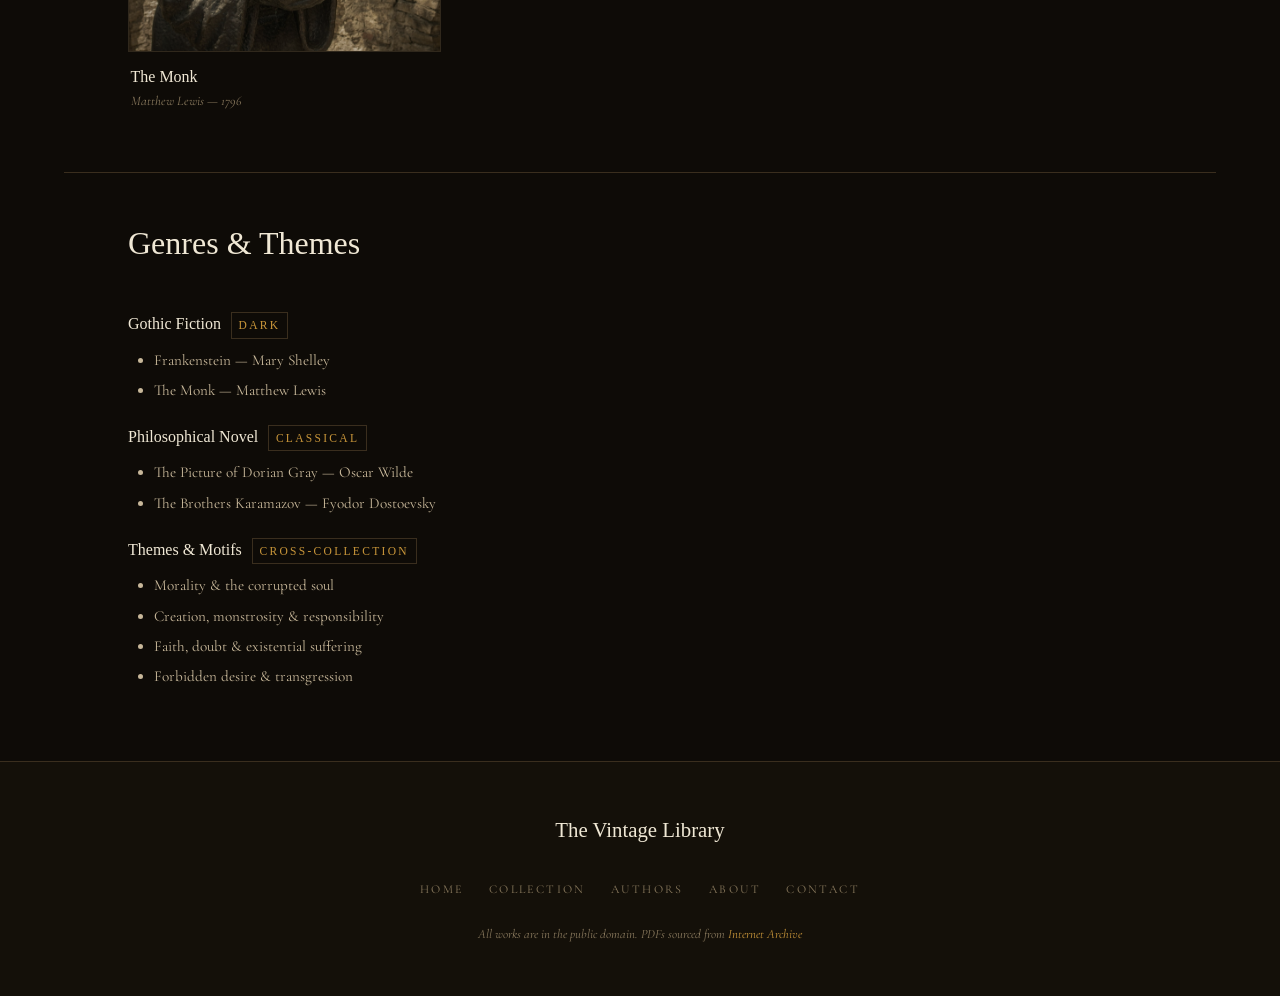
<file: collection.html>
<!doctype html>
<html lang="en">
  <head>
    <meta charset="UTF-8" />
    <meta name="viewport" content="width=device-width, initial-scale=1.0" />
    <title>The Vintage Library - Collection</title>
    <link rel="stylesheet" type="text/css" href="css/style.css" />
    <link rel="icon" href="images/favicon.png" />
    <style>
      .collection-intro {
        max-width: 50%;
        margin: 0 auto;
        text-align: center;
        padding: 3em 5% 0;
        font-style: italic;
        color: #8a7a5e;
        font-size: 1rem;
      }

      .collection-filter-label {
        text-align: center;
        font-size: 0.72rem;
        letter-spacing: 0.35em;
        text-transform: uppercase;
        color: #c9963a;
        margin: 2em 0 0.5em;
      }

      .collection-divider {
        width: 4em;
        height: 1px;
        background: linear-gradient(
          90deg,
          transparent,
          #c9963a,
          transparent
        );
        margin: 1.5em auto 0;
      }

      /* Nested list section */
      .genres-section {
        max-width: 90%;
        margin: 0 auto;
        padding: 3em 5%;
        border-top: 1px solid #3a2e1e;
      }

      .genres-section h2 {
        font-size: clamp(1.4rem, 3vw, 2rem);
        margin-bottom: 1.5em;
        color: #f0e8d5;
      }

      .genre-tag {
        display: inline-block;
        font-size: 0.72rem;
        letter-spacing: 0.2em;
        text-transform: uppercase;
        color: #c9963a;
        border: 1px solid #3a2e1e;
        padding: 0.2em 0.6em;
        margin-left: 0.5em;
        vertical-align: middle;
      }
    </style>
  </head>
  <body>
    <header>
      <!-- NAV -->
      <nav class="main-nav">
        <a href="index.html" class="nav-logo">The Vintage Library</a>
        <ul class="nav-links">
          <li><a href="index.html" class="nav-link">Home</a></li>
          <li>
            <a href="collection.html" class="nav-link active">Collection</a>
          </li>
          <li><a href="authors.html" class="nav-link">Authors</a></li>
          <li><a href="about.html" class="nav-link">About</a></li>
          <li><a href="contact.html" class="nav-link">Contact</a></li>
        </ul>
      </nav>
    </header>
    <main>
      <!-- PAGE INTRO -->
      <div class="page-intro">
        <p class="page-intro-label">✦ The Shelves ✦</p>
        <h1 class="page-intro-title">The Collection</h1>
        <p class="page-intro-subtitle">
          Four volumes of darkness, philosophy & the Gothic imagination
        </p>
      </div>

      <!-- INTRO -->
      <p class="collection-intro">
        Each volume housed within these walls has been chosen for its power to
        unsettle, illuminate, and endure. Select a title to learn more and
        download your copy.
      </p>

      <p class="collection-filter-label">✦ Browse All Volumes ✦</p>
      <div class="collection-divider"></div>

      <!-- BOOK GRID -->
      <div class="collection-grid">
        <a href="book-frankenstein.html" class="collection-card">
          <img
            src="images/frankenstein.jpg"
            alt="Frankenstein book cover - Mary Shelley, 1818"
            class="collection-card-cover"
          />
          <div class="collection-card-body">
            <h2 class="collection-card-title">Frankenstein</h2>
            <p class="collection-card-author">Mary Shelley — 1818</p>
          </div>
        </a>

        <a href="book-dorian-gray.html" class="collection-card">
          <!-- INLINE CSS example -->
          <img
            src="images/dorian-gray.jpg"
            alt="The Picture of Dorian Gray book cover - Oscar Wilde, 1890"
            class="collection-card-cover"
            style="border-color: #8b6914"
          />
          <div class="collection-card-body">
            <h2 class="collection-card-title">The Picture of Dorian Gray</h2>
            <p class="collection-card-author">Oscar Wilde — 1890</p>
          </div>
        </a>

        <a href="book-brothers-karamazov.html" class="collection-card">
          <img
            src="images/brothers-karamazov.jpg"
            alt="The Brothers Karamazov book cover - Fyodor Dostoevsky, 1880"
            class="collection-card-cover"
          />
          <div class="collection-card-body">
            <h2 class="collection-card-title">The Brothers Karamazov</h2>
            <p class="collection-card-author">Fyodor Dostoevsky — 1880</p>
          </div>
        </a>

        <a href="book-the-monk.html" class="collection-card">
          <img
            src="images/the-monk.jpg"
            alt="The Monk book cover - Matthew Lewis, 1796"
            class="collection-card-cover"
          />
          <div class="collection-card-body">
            <h2 class="collection-card-title">The Monk</h2>
            <p class="collection-card-author">Matthew Lewis — 1796</p>
          </div>
        </a>
      </div>

      <!-- GENRES NESTED LIST (fulfils nested list requirement) -->
      <div class="genres-section">
        <h2>Genres & Themes</h2>
        <ul class="nested-list">
          <li>
            Gothic Fiction <span class="genre-tag">Dark</span>
            <ul>
              <li>Frankenstein — Mary Shelley</li>
              <li>The Monk — Matthew Lewis</li>
            </ul>
          </li>
          <li>
            Philosophical Novel <span class="genre-tag">Classical</span>
            <ul>
              <li>The Picture of Dorian Gray — Oscar Wilde</li>
              <li>The Brothers Karamazov — Fyodor Dostoevsky</li>
            </ul>
          </li>
          <li>
            Themes & Motifs <span class="genre-tag">Cross-Collection</span>
            <ul>
              <li>Morality & the corrupted soul</li>
              <li>Creation, monstrosity & responsibility</li>
              <li>Faith, doubt & existential suffering</li>
              <li>Forbidden desire & transgression</li>
            </ul>
          </li>
        </ul>
      </div>
    </main>
    <!-- FOOTER -->
    <footer class="site-footer">
      <p class="footer-logo">The Vintage Library</p>
      <ul class="footer-nav">
        <li><a href="index.html">Home</a></li>
        <li><a href="collection.html">Collection</a></li>
        <li><a href="authors.html">Authors</a></li>
        <li><a href="about.html">About</a></li>
        <li><a href="contact.html">Contact</a></li>
      </ul>
      <p class="footer-note">
        All works are in the public domain. PDFs sourced from
        <a href="https://archive.org" target="_blank">Internet Archive</a>
      </p>
    </footer>
  </body>
</html>
</file>
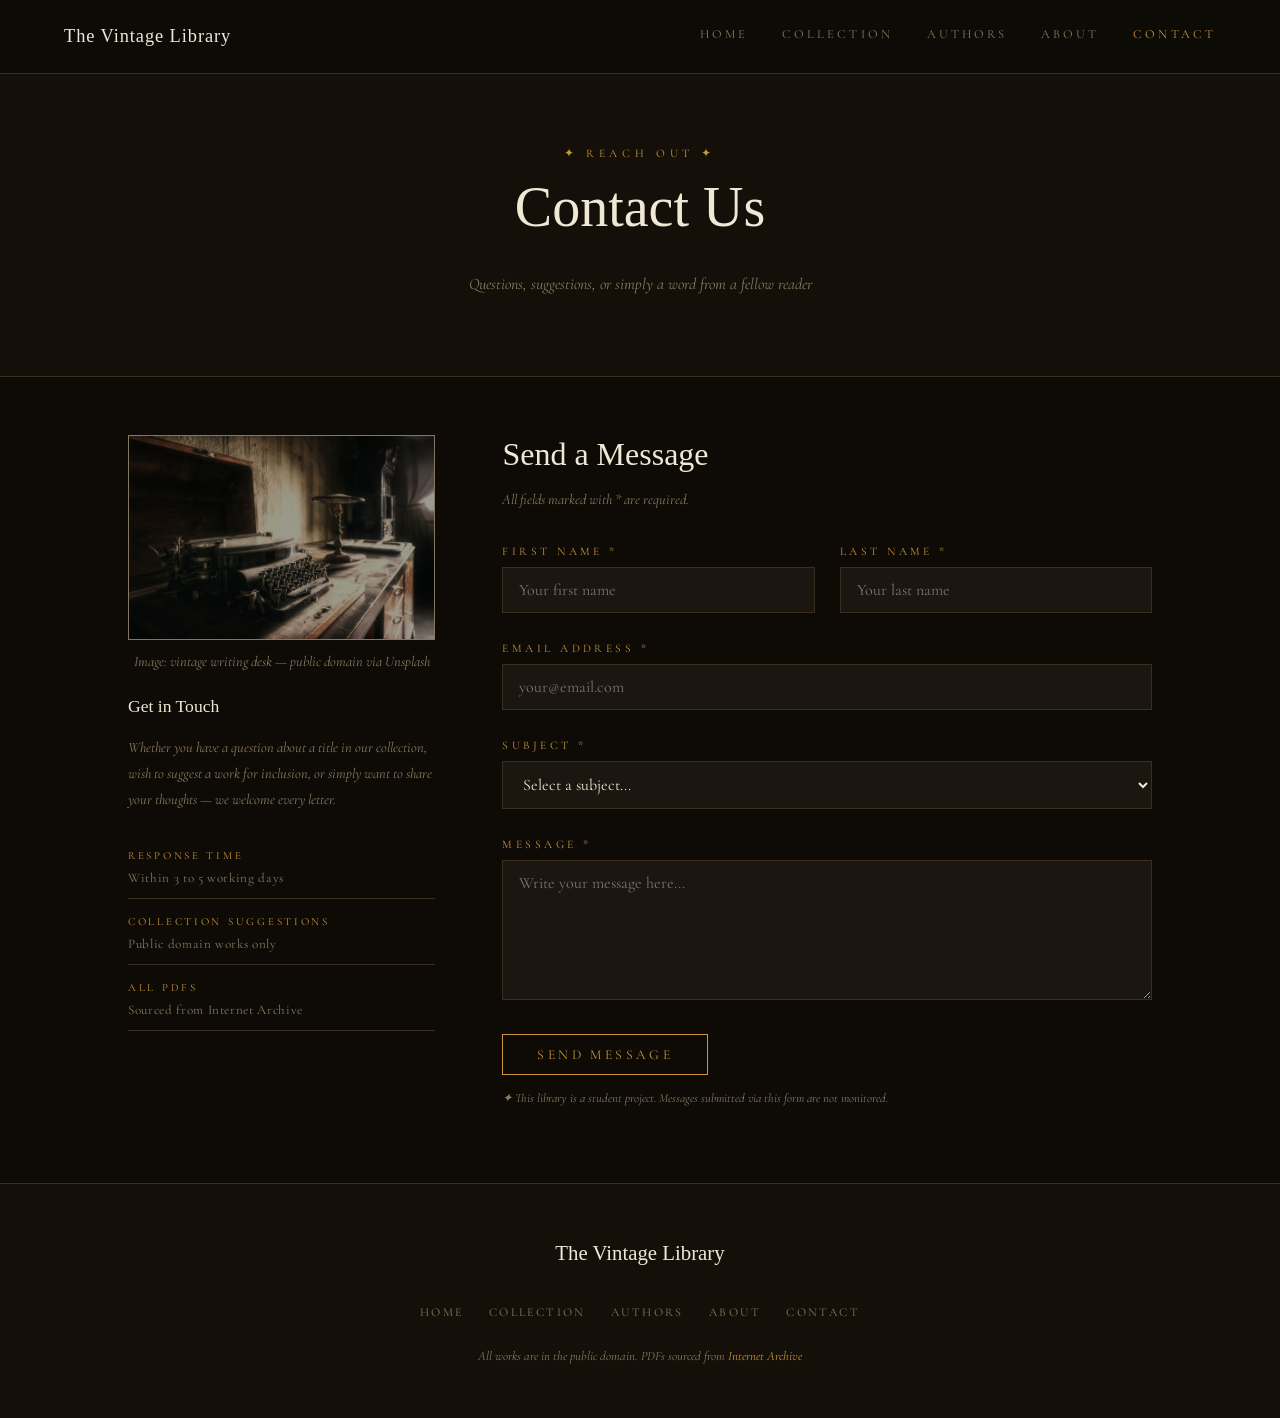
<file: contact.html>
<!doctype html>
<html lang="en">
  <head>
    <meta charset="UTF-8" />
    <meta name="viewport" content="width=device-width, initial-scale=1.0" />
    <title>The Vintage Library - Contact</title>
    <link rel="stylesheet" type="text/css" href="css/style.css" />
    <link rel="icon" href="images/favicon.png" />

    <!-- INTERNAL CSS -->
    <style>
      .contact-layout {
        display: flex;
        gap: 4em;
        align-items: flex-start;
        max-width: 90%;
        margin: 0 auto;
        padding: 3.5em 5%;
      }

      .contact-sidebar {
        width: 30%;
        min-width: 14em;
      }

      .contact-sidebar-title {
        font-size: 1.1rem;
        color: #f0e8d5;
        margin-bottom: 1em;
      }

      .contact-sidebar p {
        font-size: 0.9rem;
        color: #8a7a5e;
        font-style: italic;
        line-height: 1.8;
        margin-bottom: 1.5em;
      }

      .contact-sidebar-image {
        width: 100%;
        filter: sepia(0.4) brightness(0.6);
        border: 1px solid #3a2e1e;
        margin-bottom: 0.5em;
      }

      .contact-info-list {
        list-style: none;
        padding: 0;
        margin: 1.5em 0 0;
      }

      .contact-info-list li {
        font-size: 0.82rem;
        color: #8a7a5e;
        padding: 0.6em 0;
        border-bottom: 1px solid #3a2e1e;
        letter-spacing: 0.05em;
      }

      .contact-info-list li span {
        display: block;
        font-size: 0.68rem;
        letter-spacing: 0.25em;
        text-transform: uppercase;
        color: #c9963a;
        margin-bottom: 0.2em;
      }

      .contact-main {
        flex: 1;
      }

      .contact-main h2 {
        font-size: clamp(1.4rem, 3vw, 2rem);
        color: #f0e8d5;
        margin-bottom: 0.4em;
      }

      .contact-main > p {
        font-size: 0.9rem;
        color: #8a7a5e;
        font-style: italic;
        margin-bottom: 2em;
      }

      .form-row {
        display: flex;
        gap: 1.5em;
      }

      .form-row .form-group {
        flex: 1;
      }

      .form-notice {
        font-size: 0.78rem;
        color: #8a7a5e;
        font-style: italic;
        margin-top: 1em;
      }

      @media (max-width: 48em) {
        .contact-layout {
          flex-direction: column;
          padding: 2.5em 5%;
          gap: 2em;
        }

        .contact-sidebar {
          width: 100%;
        }

        .form-row {
          flex-direction: column;
          gap: 0;
        }
      }
    </style>
  </head>
  <body>
    <header>
      <!-- NAV -->
      <nav class="main-nav">
        <a href="index.html" class="nav-logo">The Vintage Library</a>
        <ul class="nav-links">
          <li><a href="index.html" class="nav-link">Home</a></li>
          <li><a href="collection.html" class="nav-link">Collection</a></li>
          <li><a href="authors.html" class="nav-link">Authors</a></li>
          <li><a href="about.html" class="nav-link">About</a></li>
          <li><a href="contact.html" class="nav-link active">Contact</a></li>
        </ul>
      </nav>
    </header>
    <main>
      <!-- PAGE INTRO -->
      <div class="page-intro">
        <p class="page-intro-label">✦ Reach Out ✦</p>
        <h1 class="page-intro-title">Contact Us</h1>
        <p class="page-intro-subtitle">
          Questions, suggestions, or simply a word from a fellow reader
        </p>
      </div>

      <!-- CONTACT LAYOUT -->
      <div class="contact-layout">
        <!-- SIDEBAR -->
        <div class="contact-sidebar">
          <img
            src="images/contact.jpg"
            alt="A vintage writing desk with typewriter"
            class="contact-sidebar-image"
            style="border-color: #c8b89a"
          />
          <p class="image-credit">
            Image: vintage writing desk — public domain via Unsplash
          </p>

          <h2 class="contact-sidebar-title">Get in Touch</h2>
          <p>
            Whether you have a question about a title in our collection, wish to
            suggest a work for inclusion, or simply want to share your thoughts
            — we welcome every letter.
          </p>

          <ul class="contact-info-list">
            <li>
              <span>Response Time</span>
              Within 3 to 5 working days
            </li>
            <li>
              <span>Collection Suggestions</span>
              Public domain works only
            </li>
            <li>
              <span>All PDFs</span>
              Sourced from Internet Archive
            </li>
          </ul>
        </div>

        <!-- FORM -->
        <div class="contact-main">
          <h2>Send a Message</h2>
          <p>All fields marked with * are required.</p>

          <form
            action="#"
            method="post"
            class="contact-form"
            style="padding: 0; max-width: 100%"
          >
            <div class="form-row">
              <div class="form-group">
                <label for="first-name" class="form-label"
                  >First Name *</label
                >
                <input
                  type="text"
                  id="first-name"
                  name="first-name"
                  class="form-input"
                  placeholder="Your first name"
                />
              </div>
              <div class="form-group">
                <label for="last-name" class="form-label">Last Name *</label>
                <input
                  type="text"
                  id="last-name"
                  name="last-name"
                  class="form-input"
                  placeholder="Your last name"
                />
              </div>
            </div>

            <div class="form-group">
              <label for="email" class="form-label">Email Address *</label>
              <input
                type="text"
                id="email"
                name="email"
                class="form-input"
                placeholder="your@email.com"
              />
            </div>

            <div class="form-group">
              <label for="subject" class="form-label">Subject *</label>
              <select id="subject" name="subject" class="form-select">
                <option value="">Select a subject...</option>
                <option value="general">General Enquiry</option>
                <option value="suggestion">Book Suggestion</option>
                <option value="download">Download Issue</option>
                <option value="other">Other</option>
              </select>
            </div>

            <div class="form-group">
              <label for="message" class="form-label">Message *</label>
              <textarea
                id="message"
                name="message"
                class="form-textarea"
                placeholder="Write your message here..."
              ></textarea>
            </div>

            <input type="submit" value="Send Message" class="form-submit" />

            <p class="form-notice">
              ✦ This library is a student project. Messages submitted via
              this form are not monitored.
            </p>
          </form>
        </div>
      </div>
    </main>
    <!-- FOOTER -->
    <footer class="site-footer">
      <p class="footer-logo">The Vintage Library</p>
      <ul class="footer-nav">
        <li><a href="index.html">Home</a></li>
        <li><a href="collection.html">Collection</a></li>
        <li><a href="authors.html">Authors</a></li>
        <li><a href="about.html">About</a></li>
        <li><a href="contact.html">Contact</a></li>
      </ul>
      <p class="footer-note">
        All works are in the public domain. PDFs sourced from
        <a href="https://archive.org" target="_blank">Internet Archive</a>
      </p>
    </footer>
  </body>
</html>
</file>
<file: css/style.css>
/* --- 1. Google Fonts Import --- */
@import url('https://fonts.googleapis.com/css2?family=IM+Fell+English:ital@0;1&family=Cormorant+Garamond:ital,wght@0,300;0,400;0,600;1,300;1,400&display=swap');

/* --- Base --- */
* {
  margin: 0;
  padding: 0;
  box-sizing: border-box;
}

html {
  font-size: 100%;
}

body {
  background-color: #0e0b07;
  color: #c8b89a;
  font-family: 'Cormorant Garamond', 'Palatino Linotype', Georgia, serif;
  font-size: 1.05rem;
  line-height: 1.75;
}

/* --- Typography --- */
h1, h2, h3, h4 {
  font-family: 'IM Fell English', 'Palatino Linotype', Georgia, serif;
  font-weight: normal;
  color: #f0e8d5;
  line-height: 1.2;
}

p {
  margin-bottom: 1.2em;
  color: #c8b89a;
}

a {
  color: #c9963a;
  text-decoration: none;
}

a:hover {
  color: #e8b96a;
  text-decoration: underline;
}

img {
  max-width: 100%;
  height: auto;
  display: block;
}

ul, ol {
  padding-left: 1.6em;
  margin-bottom: 1.2em;
}

li {
  margin-bottom: 0.4em;
  color: #c8b89a;
}

/* ---  Navigation --- */
.main-nav {
  position: fixed;
  top: 0;
  left: 0;
  right: 0;
  z-index: 100;
  display: flex;
  align-items: center;
  justify-content: space-between;
  padding: 1.1em 5%;
  background-color: rgba(14, 11, 7, 0.92);
  border-bottom: 1px solid #3a2e1e;
  backdrop-filter: blur(6px);
}

.nav-logo {
  font-family: 'IM Fell English', Georgia, serif;
  font-size: 1.15rem;
  color: #f0e8d5;
  text-decoration: none;
  letter-spacing: 0.05em;
}

.nav-logo:hover {
  color: #c9963a;
  text-decoration: none;
}

.nav-links {
  list-style: none;
  padding: 0;
  margin: 0;
  display: flex;
  gap: 2em;
}

.nav-link {
  font-size: 0.78rem;
  letter-spacing: 0.25em;
  text-transform: uppercase;
  color: #8a7a5e;
  text-decoration: none;
  transition: color 0.2s;
}

.nav-link:hover,
.nav-link.active {
  color: #c9963a;
  text-decoration: none;
}

/* --- 6. Footer --- */
.site-footer {
  background-color: #141009;
  border-top: 1px solid #3a2e1e;
  padding: 3em 5%;
  text-align: center;
}

.footer-logo {
  font-family: 'IM Fell English', Georgia, serif;
  font-size: 1.3rem;
  color: #f0e8d5;
  margin-bottom: 1.2em;
}

.footer-nav {
  list-style: none;
  padding: 0;
  margin: 0 0 1.2em;
  display: flex;
  justify-content: center;
  flex-wrap: wrap;
  gap: 1.5em;
}

.footer-nav li {
  margin: 0;
}

.footer-nav a {
  font-size: 0.75rem;
  letter-spacing: 0.2em;
  text-transform: uppercase;
  color: #8a7a5e;
}

.footer-nav a:hover {
  color: #c9963a;
  text-decoration: none;
}

.footer-note {
  font-size: 0.8rem;
  color: #8a7a5e;
  margin: 0;
  font-style: italic;
}

.footer-note a {
  color: #c9963a;
}

/* --- 7. Page Intro (inner pages) --- */
.page-intro {
  padding: 8.5em 5% 3.5em;
  text-align: center;
  border-bottom: 1px solid #3a2e1e;
  background-color: #141009;
}

.page-intro-label {
  font-size: 0.72rem;
  letter-spacing: 0.4em;
  text-transform: uppercase;
  color: #c9963a;
  margin-bottom: 1em;
}

.page-intro-title {
  font-family: 'IM Fell English', Georgia, serif;
  font-size: clamp(2rem, 5vw, 3.5rem);
  color: #f0e8d5;
  margin-bottom: 0.5em;
}

.page-intro-subtitle {
  font-style: italic;
  color: #8a7a5e;
  font-size: 1rem;
}

/* --- 8. Collection Grid --- */
.collection-grid {
  display: grid;
  grid-template-columns: repeat(auto-fill, minmax(14em, 1fr));
  gap: 2.5em;
  padding: 3.5em 5%;
  max-width: 90%;
  margin: 0 auto;
}

.collection-card {
  display: block;
  text-decoration: none;
  transition: transform 0.3s;
}

.collection-card:hover {
  transform: translateY(-0.5em);
  text-decoration: none;
}

.collection-card-cover {
  width: 100%;
  aspect-ratio: 2/3;
  object-fit: cover;
  border: 1px solid #3a2e1e;
  filter: sepia(0.35) brightness(0.8);
  transition: filter 0.3s, border-color 0.3s;
}

.collection-card:hover .collection-card-cover {
  filter: sepia(0.1) brightness(1);
  border-color: #c9963a;
}

.collection-card-body {
  padding: 0.9em 0.15em 0;
}

.collection-card-title {
  font-family: 'IM Fell English', Georgia, serif;
  font-size: 1rem;
  color: #f0e8d5;
  margin-bottom: 0.25em;
}

.collection-card-author {
  font-size: 0.82rem;
  font-style: italic;
  color: #8a7a5e;
  margin: 0;
}

/* --- 9. Book Detail Page --- */
.book-detail {
  max-width: 90%;
  margin: 0 auto;
  padding: 5em 5%;
  display: flex;
  gap: 4em;
  align-items: flex-start;
}

.book-detail-cover {
  width: 100%;
  min-width: 12em;
  border: 1px solid #3a2e1e;
  filter: sepia(0.2) brightness(0.9);
}

.book-detail-info {
  flex: auto;
}

.book-detail-title {
  font-size: clamp(1.8rem, 4vw, 2.8rem);
  color: #f0e8d5;
  margin-bottom: 0.3em;
}

.book-detail-author {
  font-size: 1.1rem;
  font-style: italic;
  color: #c9963a;
  margin-bottom: 0.25em;
}

.book-detail-year {
  font-size: 0.8rem;
  letter-spacing: 0.2em;
  text-transform: uppercase;
  color: #8a7a5e;
  margin-bottom: 2em;
}

.book-divider {
  width: 4em;
  height: 1px;
  background-color: #c9963a;
  margin-bottom: 2em;
}

.book-detail-description {
  font-size: 1rem;
  line-height: 1.85;
  color: #c8b89a;
  margin-bottom: 2em;
}

.download-btn {
  display: inline-block;
  padding: 0.8em 2.2em;
  background-color: transparent;
  border: 1px solid #c9963a;
  color: #c9963a;
  font-family: 'Cormorant Garamond', Georgia, serif;
  font-size: 0.85rem;
  letter-spacing: 0.25em;
  text-transform: uppercase;
  text-decoration: none;
  transition: background 0.3s, color 0.3s;
}

.download-btn:hover {
  background-color: #c9963a;
  color: #0e0b07;
  text-decoration: none;
}

/* --- 10. Table Styles --- */
.table-wrapper {
  width: 100%;
  overflow-x: auto;
  padding: 0 5%;
  margin-bottom: 2em;
}

.styled-table {
  width: 100%;
  border-collapse: collapse;
  font-size: 0.95rem;
}

.styled-table th {
  font-family: 'IM Fell English', Georgia, serif;
  font-weight: normal;
  font-size: 0.75rem;
  letter-spacing: 0.25em;
  text-transform: uppercase;
  color: #c9963a;
  padding: 0.9em 1em;
  border-bottom: 1px solid #c9963a;
  text-align: left;
}

.styled-table td {
  padding: 0.9em 1em;
  border-bottom: 1px solid #3a2e1e;
  color: #c8b89a;
  vertical-align: top;
}

.styled-table tr:hover td {
  background-color: #1c1610;
  color: #f0e8d5;
}

/* --- 11. Nested List Styles --- */
.nested-list {
  list-style: none;
  padding: 0;
}

.nested-list > li {
  margin-bottom: 1em;
  color: #f0e8d5;
  font-family: 'IM Fell English', Georgia, serif;
  font-size: 1rem;
}

.nested-list > li > ul {
  list-style: disc;
  padding-left: 1.6em;
  margin-top: 0.5em;
}

.nested-list > li > ul > li {
  font-family: 'Cormorant Garamond', Georgia, serif;
  font-size: 0.95rem;
  color: #c8b89a;
  margin-bottom: 0.25em;
}

/* --- 12. Form Styles --- */
.contact-form {
  max-width: 60%;
  margin: 0 auto;
  padding: 3.5em 5%;
}

.form-group {
  margin-bottom: 1.5em;
}

.form-label {
  display: block;
  font-size: 0.72rem;
  letter-spacing: 0.3em;
  text-transform: uppercase;
  color: #c9963a;
  margin-bottom: 0.5em;
}

.form-input,
.form-textarea,
.form-select {
  width: 100%;
  padding: 0.75em 1em;
  background-color: #1c1610;
  border: 1px solid #3a2e1e;
  color: #f0e8d5;
  font-family: 'Cormorant Garamond', Georgia, serif;
  font-size: 1rem;
  outline: none;
  transition: border-color 0.2s;
}

.form-input:focus,
.form-textarea:focus,
.form-select:focus {
  border-color: #c9963a;
}

.form-textarea {
  min-height: 8.75em;
  resize: vertical;
}

.form-submit {
  padding: 0.8em 2.5em;
  background-color: transparent;
  border: 1px solid #c9963a;
  color: #c9963a;
  font-family: 'Cormorant Garamond', Georgia, serif;
  font-size: 0.85rem;
  letter-spacing: 0.25em;
  text-transform: uppercase;
  cursor: pointer;
  transition: background 0.3s, color 0.3s;
}

.form-submit:hover {
  background-color: #c9963a;
  color: #0e0b07;
}

/* --- 13. General Content Section --- */
.content-section {
  max-width: 75%;
  margin: 0 auto;
  padding: 3.5em 5%;
}

.ornament-divider {
  text-align: center;
  color: #c9963a;
  font-size: 1rem;
  letter-spacing: 0.5em;
  margin: 2.5em 0;
  opacity: 0.6;
}

/* --- 14. Image Credits --- */
.image-credit {
  font-size: 0.72rem;
  color: #8a7a5e;
  font-style: italic;
  margin-top: 0.4em;
  text-align: center;
}

/* --- 15. Responsive --- */
@media (max-width: 48em) {
  .main-nav {
    flex-direction: column;
    gap: 0.75em;
    padding: 1em 5%;
  }

  .nav-links {
    gap: 1em;
    flex-wrap: wrap;
    justify-content: center;
  }

  .book-detail {
    flex-direction: column;
    padding: 3.5em 5%;
  }

  .book-detail-cover {
    width: 100%;
    min-width: unset;
    max-width: 60%;
    margin: 0 auto;
  }

  .collection-grid {
    padding: 2.5em 5%;
    gap: 1.5em;
  }

  .contact-form {
    max-width: 100%;
    padding: 2.5em 5%;
  }

  .content-section {
    max-width: 100%;
  }
}
</file>
